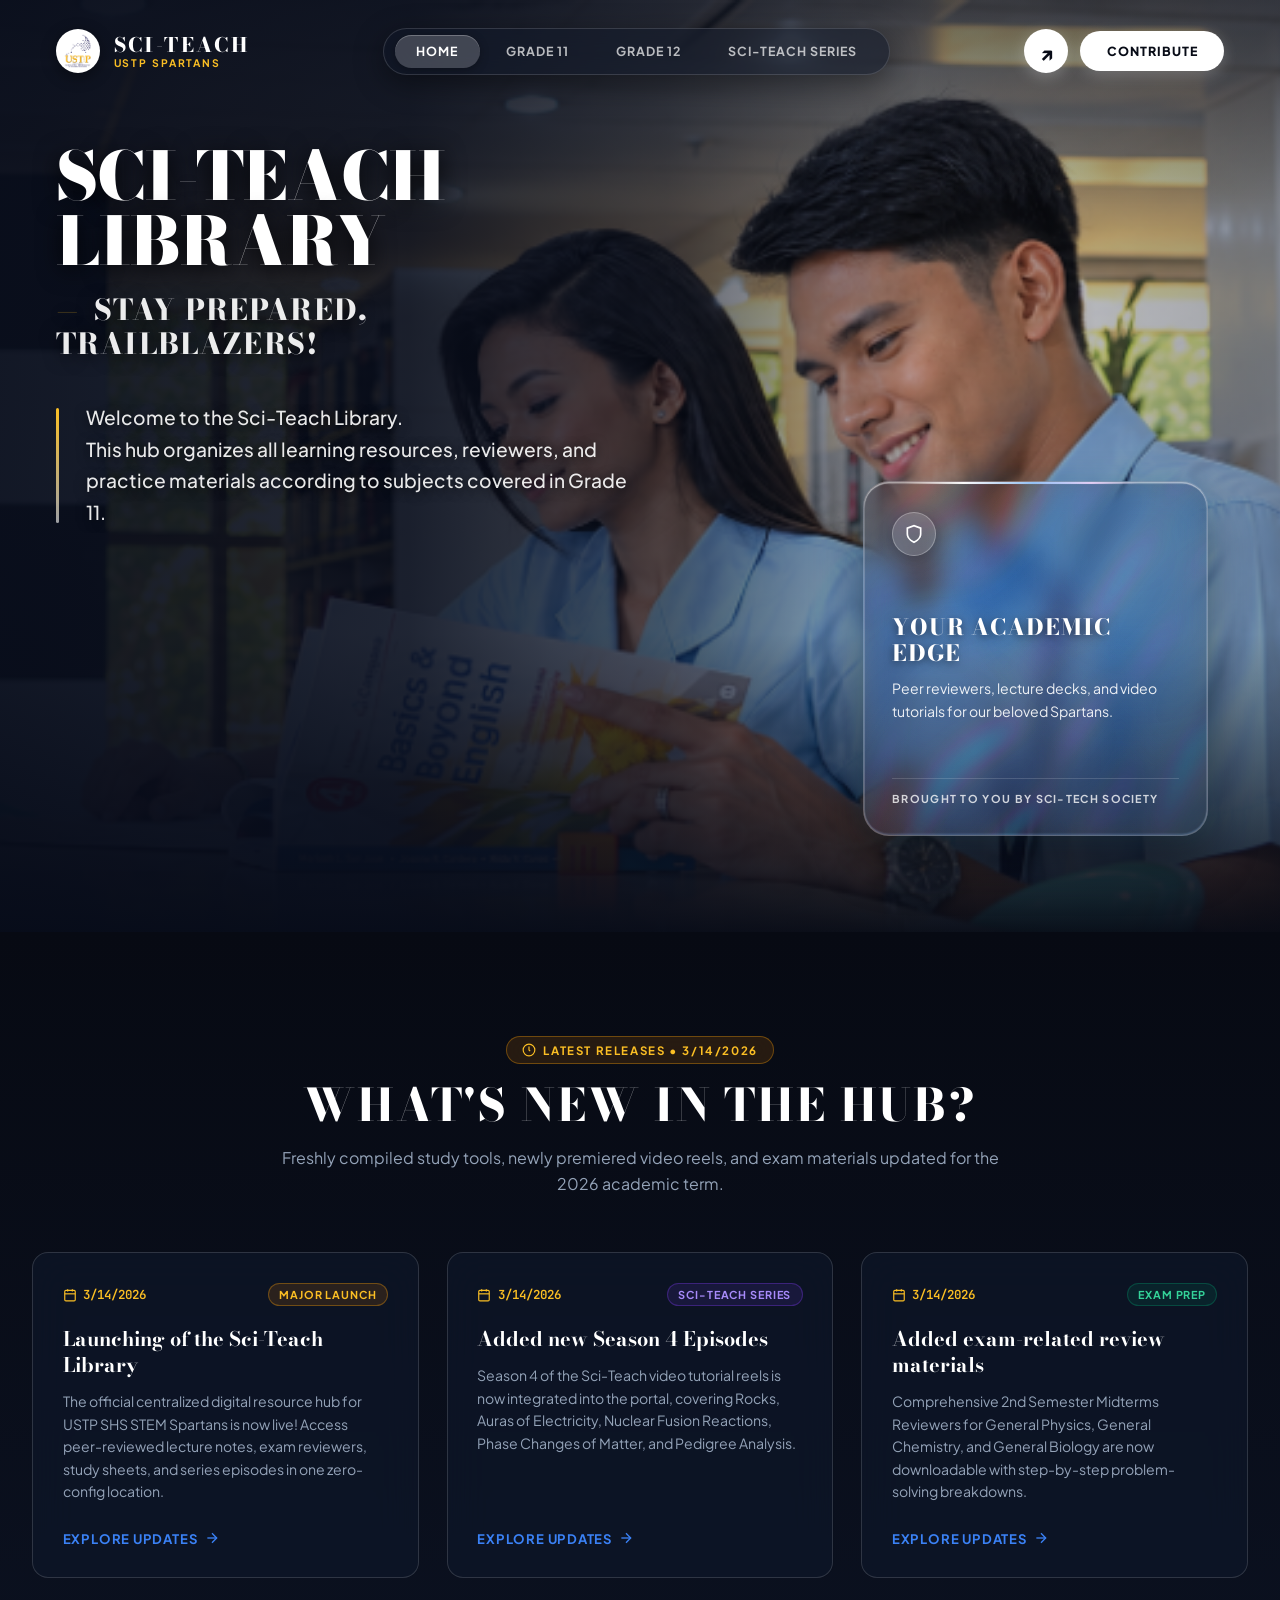
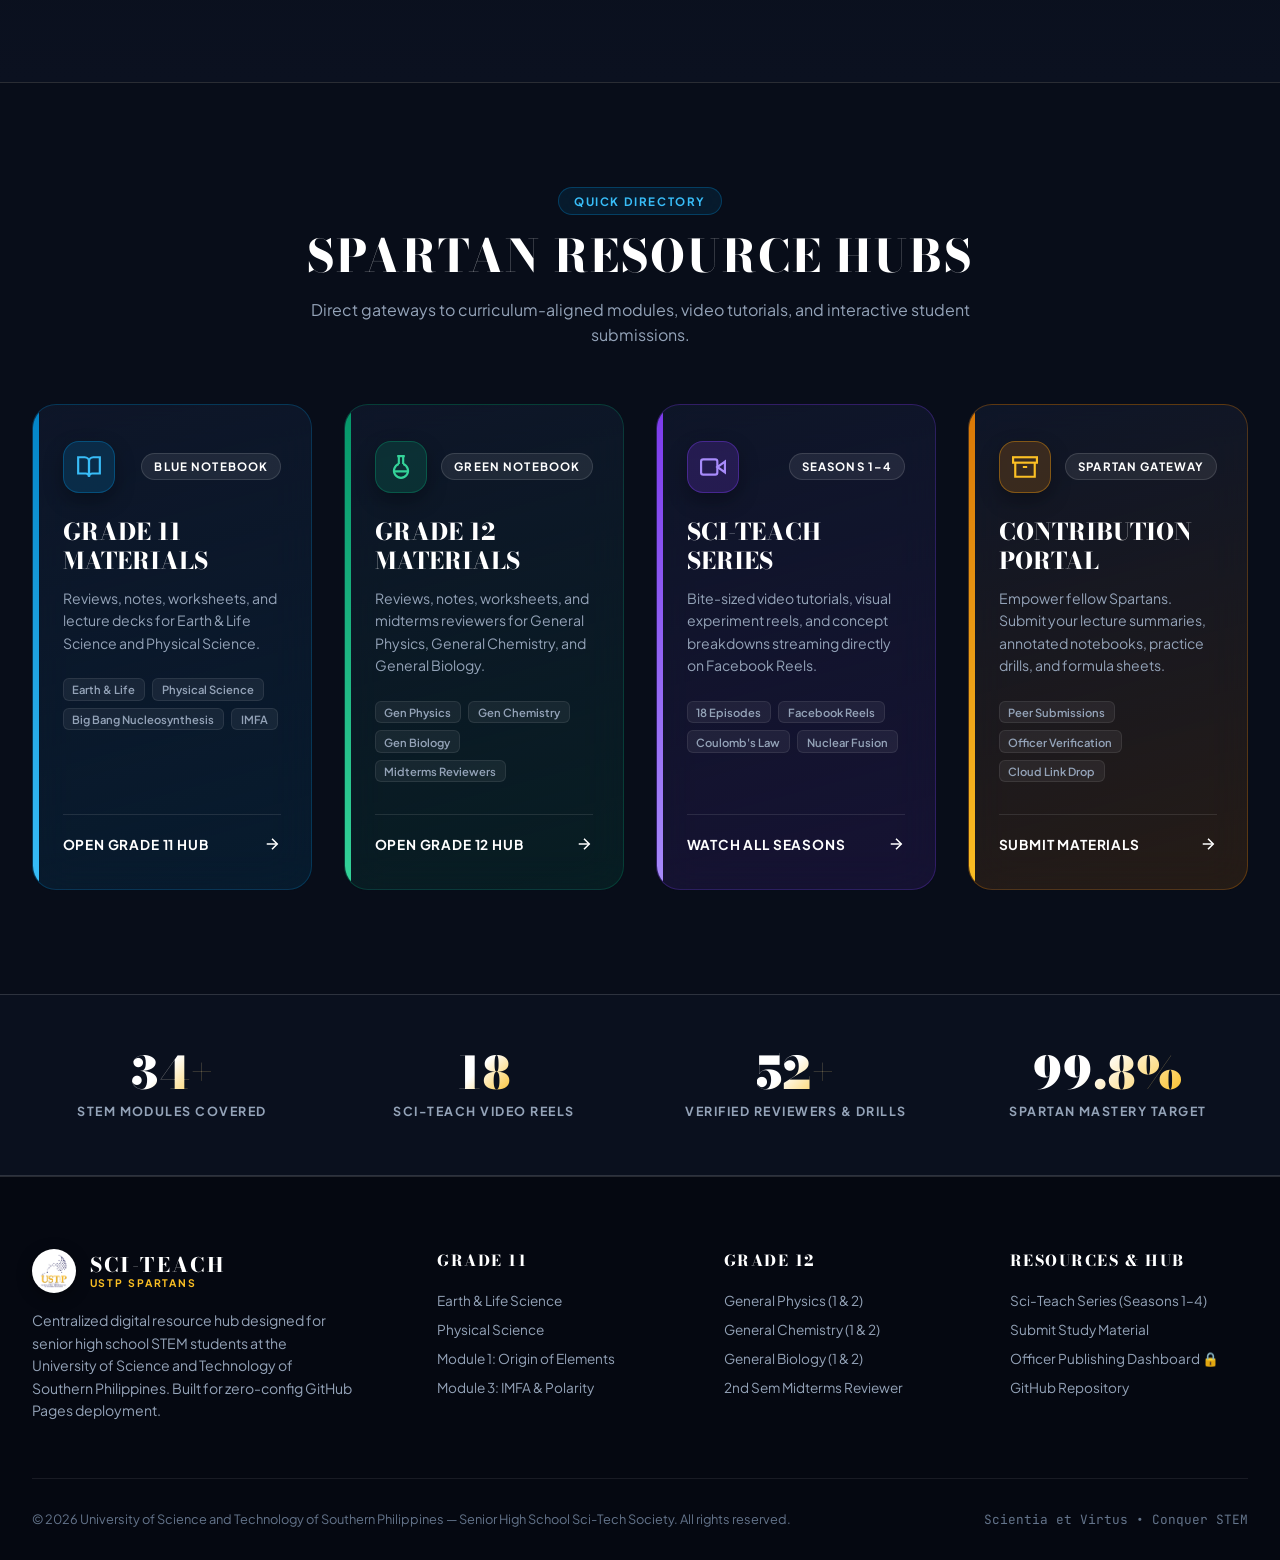
<file: index.html>
<!DOCTYPE html>
<html lang="en">
<head>
  <meta charset="UTF-8">
  <meta name="viewport" content="width=device-width, initial-scale=1.0">
  <title>Sci-Teach Library | USTP SHS STEM Digital Resource Hub</title>
  <meta name="description" content="Centralized digital resource hub of the Sci-Teach program for senior high school STEM students (Spartans) at the University of Science and Technology of Southern Philippines.">
  <meta name="theme-color" content="#070b16">

  <!-- Open Graph -->
  <meta property="og:title" content="Sci-Teach Library — Stay Prepared, Trailblazers!">
  <meta property="og:description" content="Centralized digital resource hub for USTP SHS STEM Spartans. Organized, reliable, and comprehensive study support.">
  <meta property="og:type" content="website">

  <!-- Stylesheet -->
  <link rel="stylesheet" href="assets/css/style.css">
</head>
<body data-page="home">

  <!-- TOP FLOATING GLASSMORPHIC PILL NAVIGATION (EXACT LAYOUT REFERENCE) -->
  <header class="site-header" role="banner">
    <div class="nav-container">
      
      <!-- Brand Logo Left with Official USTP Emblem -->
      <a href="index.html" class="brand-logo" aria-label="Sci-Teach Library Home">
        <div class="brand-emblem">
          <img src="assets/images/ustp-logo-transparent.png" alt="USTP Logo" width="36" height="36">
        </div>
        <div class="brand-title-group">
          <span class="brand-title">Sci-Teach</span>
          <span class="brand-subtitle">USTP Spartans</span>
        </div>
      </a>

      <!-- Center Floating Pill Nav Bar -->
      <nav class="center-nav-pill" role="navigation" aria-label="Main Navigation">
        <a href="index.html" class="nav-link active">Home</a>
        <a href="grade-11.html" class="nav-link">Grade 11</a>
        <a href="grade-12.html" class="nav-link">Grade 12</a>
        <a href="series.html" class="nav-link">Sci-Teach Series</a>
      </nav>

      <!-- Nav Actions Right: Circle Arrow & Distinct Pill Button (Matches Reference) -->
      <div class="nav-actions">
        <a href="contribute.html" class="circle-arrow-btn" title="Submit Resources" aria-label="Submit Resources">
          ↗
        </a>
        <a href="contribute.html" class="nav-cta-pill">
          <span>Contribute</span>
        </a>
      </div>

      <!-- Mobile Hamburger Button -->
      <button class="mobile-toggle" aria-label="Toggle Navigation Menu" aria-expanded="false">
        <svg width="24" height="24" viewBox="0 0 24 24" fill="none" stroke="currentColor" stroke-width="2">
          <line x1="3" y1="12" x2="21" y2="12"></line>
          <line x1="3" y1="6" x2="21" y2="6"></line>
          <line x1="3" y1="18" x2="21" y2="18"></line>
        </svg>
      </button>

    </div>
  </header>

  <!-- MOBILE SLIDE-OVER DRAWER -->
  <div class="mobile-drawer" role="dialog" aria-modal="true">
    <nav class="mobile-drawer-links">
      <a href="index.html" class="mobile-drawer-link active">
        <span>Home Hub</span>
        <span>→</span>
      </a>
      <a href="grade-11.html" class="mobile-drawer-link">
        <span>Grade 11 Resources</span>
        <span>→</span>
      </a>
      <a href="grade-12.html" class="mobile-drawer-link">
        <span>Grade 12 Resources</span>
        <span>→</span>
      </a>
      <a href="series.html" class="mobile-drawer-link">
        <span>Sci-Teach Series</span>
        <span>→</span>
      </a>
      <a href="contribute.html" class="mobile-drawer-link">
        <span>Contribute Portal</span>
        <span>↗</span>
      </a>
    </nav>
    <div style="margin-top: auto; padding-top: 1.5rem; border-top: 1px solid rgba(255,255,255,0.1); font-size: 0.8rem; color: var(--text-subtle);">
      University of Science and Technology of Southern Philippines<br>
      Senior High School STEM Program ("Spartans")
    </div>
  </div>

  <main>
    <!-- HERO / COVER BANNER (EXACT SPARTAN CINEMATIC REFERENCE) -->
    <section class="hero-cinematic" aria-label="Hero Banner">
      
      <!-- Raw Spartan Warrior Artwork Background -->
      <div class="hero-backdrop" role="img" aria-label="Spartan Warrior in Celestial Atmosphere"></div>
      <div class="hero-overlay"></div>

      <div class="hero-layout-grid">
        
        <!-- Hero Left: Dominant Main Title + Slogan + Supporting Paragraph -->
        <div class="hero-left-content">
          
          <div class="hero-title-group">
            <h1 class="hero-main-title">
              SCI-TEACH<br>LIBRARY
            </h1>
            <div class="hero-slogan">
              <span class="hero-dash">&mdash;</span> STAY PREPARED,<br>TRAILBLAZERS!
            </div>
          </div>

          <!-- Left vertical line accent with supporting text -->
          <div class="hero-subtext-block">
            <p class="hero-subtext">
              Welcome to the Sci-Teach Library.<br>
              This hub organizes all learning resources, reviewers, and practice materials according to subjects covered in Grade 11.
            </p>
          </div>

        </div>

        <!-- Hero Right: Refined Single Iridescent Liquid-Glass Card (Exact Reference Match) -->
        <div class="hero-floating-cards">
          
          <!-- Card: Iridescent Holographic Liquid-Glass Card -->
          <div class="hero-card-holo">
            <div class="holo-card-top">
              <div class="holo-shield-badge">
                <svg width="20" height="20" viewBox="0 0 24 24" fill="none" stroke="currentColor" stroke-width="2">
                  <path d="M12 22s8-4 8-10V5l-8-3-8 3v7c0 6 8 10 8 10z"></path>
                </svg>
              </div>
            </div>

            <div class="holo-card-center">
              <h2 class="holo-title">YOUR ACADEMIC EDGE</h2>
              <p class="holo-desc">
                Peer reviewers, lecture decks, and video tutorials for our beloved Spartans.
              </p>
            </div>

            <div class="holo-card-footer">
              <span class="holo-footer-text">BROUGHT TO YOU BY SCI-TECH SOCIETY</span>
            </div>
          </div>

        </div>

      </div>
    </section>

    <!-- WHAT'S NEW SECTION -->
    <section class="whats-new-section" aria-labelledby="whatsNewTitle">
      <div class="container">
        <div class="section-header">
          <span class="section-pill-badge badge-gold">
            <svg width="14" height="14" viewBox="0 0 24 24" fill="none" stroke="currentColor" stroke-width="2"><circle cx="12" cy="12" r="10"></circle><polyline points="12 6 12 12 14 14"></polyline></svg>
            Latest Releases • 3/14/2026
          </span>
          <h2 id="whatsNewTitle" class="section-title">What's New in the Hub?</h2>
          <p class="section-subtitle">
            Freshly compiled study tools, newly premiered video reels, and exam materials updated for the 2026 academic term.
          </p>
        </div>

        <div id="whatsNewContainer" class="whats-new-grid">
          <!-- Dynamically populated from data.js -->
        </div>
      </div>
    </section>

    <!-- HUB SHORTCUT CARDS (NOTEBOOK & SERIES THEMES) -->
    <section class="hub-shortcuts-section" aria-labelledby="shortcutsTitle">
      <div class="container">
        <div class="section-header">
          <span class="section-pill-badge badge-blue">Quick Directory</span>
          <h2 id="shortcutsTitle" class="section-title">Spartan Resource Hubs</h2>
          <p class="section-subtitle">
            Direct gateways to curriculum-aligned modules, video tutorials, and interactive student submissions.
          </p>
        </div>

        <div class="shortcuts-grid">
          
          <!-- Grade 11 Shortcut Card (Blue Notebook Theme) -->
          <a href="grade-11.html" class="shortcut-card card-theme-g11">
            <div>
              <div class="shortcut-top">
                <div class="shortcut-icon-box">
                  <svg width="26" height="26" viewBox="0 0 24 24" fill="none" stroke="currentColor" stroke-width="2"><path d="M2 3h6a4 4 0 0 1 4 4v14a3 3 0 0 0-3-3H2z"></path><path d="M22 3h-6a4 4 0 0 0-4 4v14a3 3 0 0 1 3-3h7z"></path></svg>
                </div>
                <span class="notebook-ribbon">Blue Notebook</span>
              </div>
              <h3 class="shortcut-card-title">Grade 11 Materials</h3>
              <p class="shortcut-card-desc">
                Reviews, notes, worksheets, and lecture decks for Earth & Life Science and Physical Science.
              </p>
              <div class="shortcut-tags-list">
                <span class="shortcut-tag">Earth & Life</span>
                <span class="shortcut-tag">Physical Science</span>
                <span class="shortcut-tag">Big Bang Nucleosynthesis</span>
                <span class="shortcut-tag">IMFA</span>
              </div>
            </div>
            <div class="shortcut-action-bar">
              <span>Open Grade 11 Hub</span>
              <svg width="18" height="18" viewBox="0 0 24 24" fill="none" stroke="currentColor" stroke-width="2"><line x1="5" y1="12" x2="19" y2="12"></line><polyline points="12 5 19 12 12 19"></polyline></svg>
            </div>
          </a>

          <!-- Grade 12 Shortcut Card (Green Notebook Theme) -->
          <a href="grade-12.html" class="shortcut-card card-theme-g12">
            <div>
              <div class="shortcut-top">
                <div class="shortcut-icon-box">
                  <svg width="26" height="26" viewBox="0 0 24 24" fill="none" stroke="currentColor" stroke-width="2"><path d="M10 2v7.31"></path><path d="M14 9.3V1.99"></path><path d="M8.5 2h7"></path><path d="M14 9.3a6.5 6.5 0 1 1-4 0"></path><path d="M5.52 16h12.96"></path></svg>
                </div>
                <span class="notebook-ribbon">Green Notebook</span>
              </div>
              <h3 class="shortcut-card-title">Grade 12 Materials</h3>
              <p class="shortcut-card-desc">
                Reviews, notes, worksheets, and midterms reviewers for General Physics, General Chemistry, and General Biology.
              </p>
              <div class="shortcut-tags-list">
                <span class="shortcut-tag">Gen Physics</span>
                <span class="shortcut-tag">Gen Chemistry</span>
                <span class="shortcut-tag">Gen Biology</span>
                <span class="shortcut-tag">Midterms Reviewers</span>
              </div>
            </div>
            <div class="shortcut-action-bar">
              <span>Open Grade 12 Hub</span>
              <svg width="18" height="18" viewBox="0 0 24 24" fill="none" stroke="currentColor" stroke-width="2"><line x1="5" y1="12" x2="19" y2="12"></line><polyline points="12 5 19 12 12 19"></polyline></svg>
            </div>
          </a>

          <!-- Sci-Teach Series Shortcut Card (Violet Theme) -->
          <a href="series.html" class="shortcut-card card-theme-series">
            <div>
              <div class="shortcut-top">
                <div class="shortcut-icon-box">
                  <svg width="26" height="26" viewBox="0 0 24 24" fill="none" stroke="currentColor" stroke-width="2"><polygon points="23 7 16 12 23 17 23 7"></polygon><rect x="1" y="5" width="15" height="14" rx="2" ry="2"></rect></svg>
                </div>
                <span class="notebook-ribbon">Seasons 1–4</span>
              </div>
              <h3 class="shortcut-card-title">Sci-Teach Series</h3>
              <p class="shortcut-card-desc">
                Bite-sized video tutorials, visual experiment reels, and concept breakdowns streaming directly on Facebook Reels.
              </p>
              <div class="shortcut-tags-list">
                <span class="shortcut-tag">18 Episodes</span>
                <span class="shortcut-tag">Facebook Reels</span>
                <span class="shortcut-tag">Coulomb's Law</span>
                <span class="shortcut-tag">Nuclear Fusion</span>
              </div>
            </div>
            <div class="shortcut-action-bar">
              <span>Watch All Seasons</span>
              <svg width="18" height="18" viewBox="0 0 24 24" fill="none" stroke="currentColor" stroke-width="2"><line x1="5" y1="12" x2="19" y2="12"></line><polyline points="12 5 19 12 12 19"></polyline></svg>
            </div>
          </a>

          <!-- Contribution Portal (Gold Box Theme) -->
          <a href="contribute.html" class="shortcut-card card-theme-contribute">
            <div>
              <div class="shortcut-top">
                <div class="shortcut-icon-box">
                  <svg width="26" height="26" viewBox="0 0 24 24" fill="none" stroke="currentColor" stroke-width="2"><polyline points="21 8 21 21 3 21 3 8"></polyline><rect x="1" y="3" width="22" height="5"></rect><line x1="10" y1="12" x2="14" y2="12"></line></svg>
                </div>
                <span class="notebook-ribbon">Spartan Gateway</span>
              </div>
              <h3 class="shortcut-card-title">Contribution Portal</h3>
              <p class="shortcut-card-desc">
                Empower fellow Spartans. Submit your lecture summaries, annotated notebooks, practice drills, and formula sheets.
              </p>
              <div class="shortcut-tags-list">
                <span class="shortcut-tag">Peer Submissions</span>
                <span class="shortcut-tag">Officer Verification</span>
                <span class="shortcut-tag">Cloud Link Drop</span>
              </div>
            </div>
            <div class="shortcut-action-bar">
              <span>Submit Materials</span>
              <svg width="18" height="18" viewBox="0 0 24 24" fill="none" stroke="currentColor" stroke-width="2"><line x1="5" y1="12" x2="19" y2="12"></line><polyline points="12 5 19 12 12 19"></polyline></svg>
            </div>
          </a>

        </div>
      </div>
    </section>

    <!-- SPARTAN EXCELLENCE STATS STRIP -->
    <section class="stats-strip" aria-label="Library Statistics">
      <div class="container">
        <div class="stats-grid">
          <div class="stat-item">
            <span class="stat-number" data-value="34+">34+</span>
            <span class="stat-label">STEM Modules Covered</span>
          </div>
          <div class="stat-item">
            <span class="stat-number" data-value="18">18</span>
            <span class="stat-label">Sci-Teach Video Reels</span>
          </div>
          <div class="stat-item">
            <span class="stat-number" data-value="52+">52+</span>
            <span class="stat-label">Verified Reviewers & Drills</span>
          </div>
          <div class="stat-item">
            <span class="stat-number" data-value="99.8%">99.8%</span>
            <span class="stat-label">Spartan Mastery Target</span>
          </div>
        </div>
      </div>
    </section>
  </main>

  <!-- FOOTER -->
  <footer class="site-footer" role="contentinfo">
    <div class="container">
      <div class="footer-grid">
        
        <div class="footer-brand">
          <div class="brand-logo">
            <div class="brand-emblem">
              <img src="assets/images/ustp-logo-transparent.png" alt="USTP Logo" width="36" height="36">
            </div>
            <div class="brand-title-group">
              <span class="brand-title">Sci-Teach</span>
              <span class="brand-subtitle">USTP Spartans</span>
            </div>
          </div>
          <p>
            Centralized digital resource hub designed for senior high school STEM students at the University of Science and Technology of Southern Philippines. Built for zero-config GitHub Pages deployment.
          </p>
        </div>

        <div>
          <h4 class="footer-col-title">Grade 11</h4>
          <div class="footer-links">
            <a href="grade-11.html">Earth & Life Science</a>
            <a href="grade-11.html">Physical Science</a>
            <a href="grade-11.html">Module 1: Origin of Elements</a>
            <a href="grade-11.html">Module 3: IMFA & Polarity</a>
          </div>
        </div>

        <div>
          <h4 class="footer-col-title">Grade 12</h4>
          <div class="footer-links">
            <a href="grade-12.html">General Physics (1 & 2)</a>
            <a href="grade-12.html">General Chemistry (1 & 2)</a>
            <a href="grade-12.html">General Biology (1 & 2)</a>
            <a href="grade-12.html">2nd Sem Midterms Reviewer</a>
          </div>
        </div>

        <div>
          <h4 class="footer-col-title">Resources & Hub</h4>
          <div class="footer-links">
            <a href="series.html">Sci-Teach Series (Seasons 1–4)</a>
            <a href="contribute.html">Submit Study Material</a>
            <a href="admin.html">Officer Publishing Dashboard 🔒</a>
            <a href="https://github.com" target="_blank" rel="noopener noreferrer">GitHub Repository</a>
          </div>
        </div>

      </div>

      <div class="footer-bottom">
        <div>
          © 2026 University of Science and Technology of Southern Philippines — Senior High School Sci-Tech Society. All rights reserved.
        </div>
        <div style="font-family: var(--font-mono);">
          Scientia et Virtus • Conquer STEM
        </div>
      </div>
    </div>
  </footer>

  <!-- Scripts -->
  <script src="assets/js/data.js"></script>
  <script src="assets/js/app.js"></script>
</body>
</html>
</file>
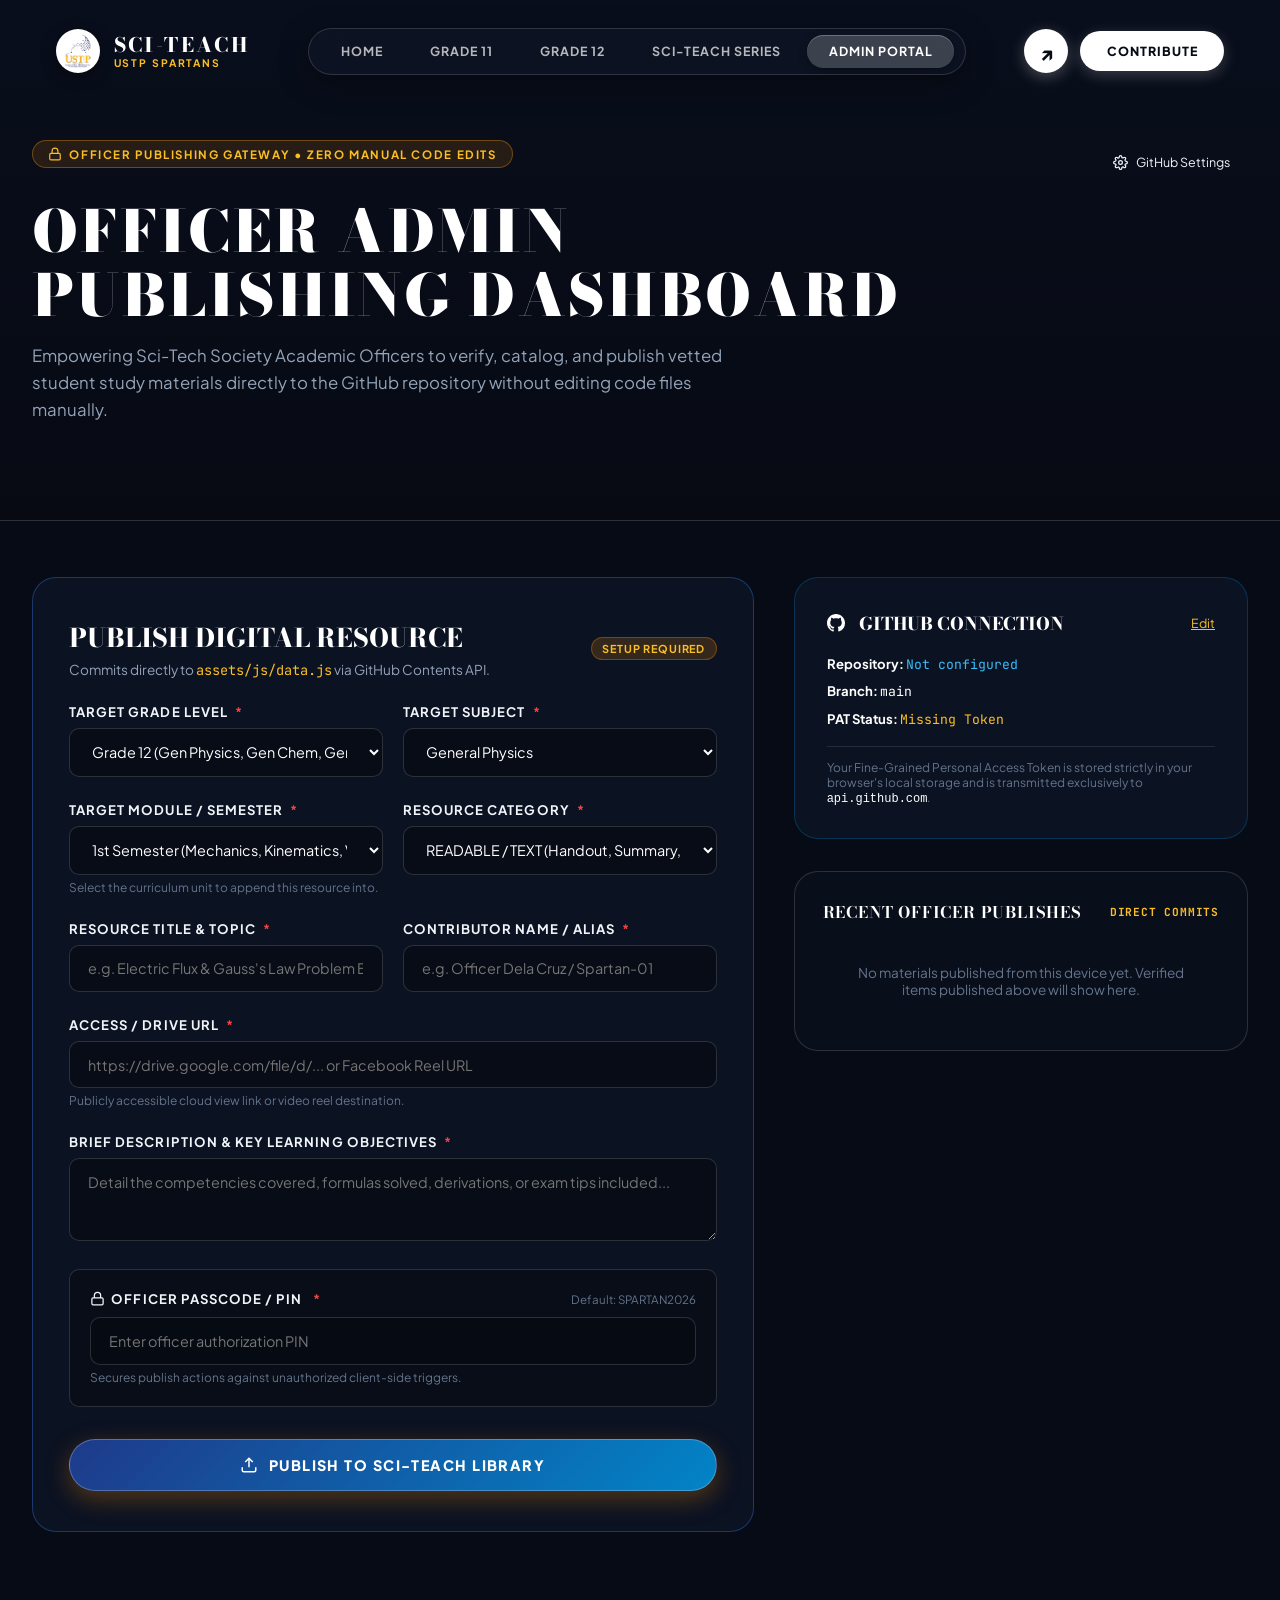
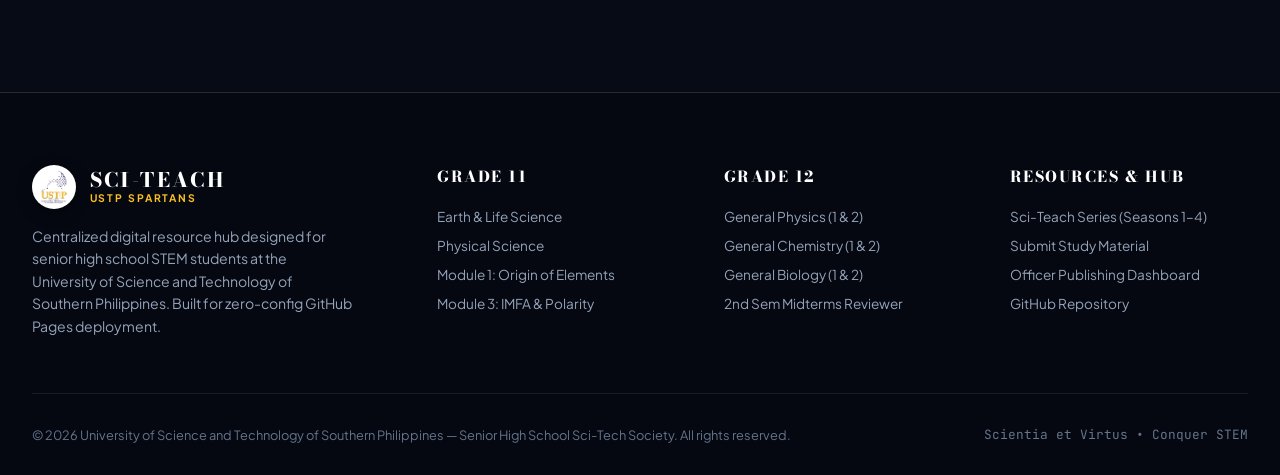
<file: admin.html>
<!DOCTYPE html>
<html lang="en">
<head>
  <meta charset="UTF-8">
  <meta name="viewport" content="width=device-width, initial-scale=1.0">
  <title>Officer Publishing Dashboard | Sci-Teach Library</title>
  <meta name="description" content="Officer Admin Publishing Dashboard for USTP Senior High School STEM Academic Officers. Directly publish approved learning resources via GitHub REST API.">
  <meta name="theme-color" content="#070b16">

  <!-- Open Graph -->
  <meta property="og:title" content="Officer Admin Dashboard | Sci-Teach Library">
  <meta property="og:description" content="Direct-to-Repository GitHub Publishing for USTP SHS STEM Academic Officers.">
  <meta property="og:type" content="website">

  <!-- Stylesheet -->
  <link rel="stylesheet" href="assets/css/style.css">
</head>
<body data-page="admin">

  <!-- TOP FLOATING GLASSMORPHIC PILL NAVIGATION -->
  <header class="site-header" role="banner">
    <div class="nav-container">
      
      <!-- Brand Logo Left with Official USTP Emblem -->
      <a href="index.html" class="brand-logo" aria-label="Sci-Teach Library Home">
        <div class="brand-emblem">
          <img src="assets/images/ustp-logo-transparent.png" alt="USTP Logo" width="36" height="36">
        </div>
        <div class="brand-title-group">
          <span class="brand-title">Sci-Teach</span>
          <span class="brand-subtitle">USTP Spartans</span>
        </div>
      </a>

      <!-- Center Floating Pill Nav Bar -->
      <nav class="center-nav-pill" role="navigation" aria-label="Main Navigation">
        <a href="index.html" class="nav-link">Home</a>
        <a href="grade-11.html" class="nav-link">Grade 11</a>
        <a href="grade-12.html" class="nav-link">Grade 12</a>
        <a href="series.html" class="nav-link">Sci-Teach Series</a>
        <a href="admin.html" class="nav-link active">Admin Portal</a>
      </nav>

      <!-- Nav Actions Right -->
      <div class="nav-actions">
        <a href="contribute.html" class="circle-arrow-btn" title="Submit Resources" aria-label="Submit Resources">
          ↗
        </a>
        <a href="contribute.html" class="nav-cta-pill">
          <span>Contribute</span>
        </a>
      </div>

      <!-- Mobile Hamburger Button -->
      <button class="mobile-toggle" aria-label="Toggle Navigation Menu" aria-expanded="false">
        <svg width="24" height="24" viewBox="0 0 24 24" fill="none" stroke="currentColor" stroke-width="2">
          <line x1="3" y1="12" x2="21" y2="12"></line>
          <line x1="3" y1="6" x2="21" y2="6"></line>
          <line x1="3" y1="18" x2="21" y2="18"></line>
        </svg>
      </button>

    </div>
  </header>

  <!-- MOBILE SLIDE-OVER DRAWER -->
  <div class="mobile-drawer" role="dialog" aria-modal="true">
    <nav class="mobile-drawer-links">
      <a href="index.html" class="mobile-drawer-link">
        <span>Home Hub</span>
        <span>→</span>
      </a>
      <a href="grade-11.html" class="mobile-drawer-link">
        <span>Grade 11 Resources</span>
        <span>→</span>
      </a>
      <a href="grade-12.html" class="mobile-drawer-link">
        <span>Grade 12 Resources</span>
        <span>→</span>
      </a>
      <a href="series.html" class="mobile-drawer-link">
        <span>Sci-Teach Series</span>
        <span>→</span>
      </a>
      <a href="contribute.html" class="mobile-drawer-link">
        <span>Contribute Portal</span>
        <span>↗</span>
      </a>
      <a href="admin.html" class="mobile-drawer-link active">
        <span>Officer Publishing Dashboard</span>
        <span>🔒</span>
      </a>
    </nav>
    <div style="margin-top: auto; padding-top: 1.5rem; border-top: 1px solid rgba(255,255,255,0.1); font-size: 0.8rem; color: var(--text-subtle);">
      University of Science and Technology of Southern Philippines<br>
      Sci-Tech Society • Officer Administration
    </div>
  </div>

  <main>
    <!-- PAGE HERO HEADER -->
    <section class="page-hero" aria-labelledby="adminPageTitle">
      <div class="page-hero-inner">
        <div style="display: flex; align-items: center; justify-content: space-between; flex-wrap: wrap; gap: 1rem; margin-bottom: 1rem;">
          <span class="section-pill-badge badge-gold">
            <svg width="14" height="14" viewBox="0 0 24 24" fill="none" stroke="currentColor" stroke-width="2">
              <rect x="3" y="11" width="18" height="11" rx="2" ry="2"></rect>
              <path d="M7 11V7a5 5 0 0 1 10 0v4"></path>
            </svg>
            Officer Publishing Gateway • Zero Manual Code Edits
          </span>
          
          <button id="btnOpenSettings" class="btn-hero-secondary" style="padding: 0.4rem 1.1rem; font-size: 0.78rem; display: inline-flex; align-items: center; gap: 0.5rem;">
            <svg width="15" height="15" viewBox="0 0 24 24" fill="none" stroke="currentColor" stroke-width="2">
              <circle cx="12" cy="12" r="3"></circle>
              <path d="M19.4 15a1.65 1.65 0 0 0 .33 1.82l.06.06a2 2 0 0 1 0 2.83 2 2 0 0 1-2.83 0l-.06-.06a1.65 1.65 0 0 0-1.82-.33 1.65 1.65 0 0 0-1 1.51V21a2 2 0 0 1-2 2 2 2 0 0 1-2-2v-.09A1.65 1.65 0 0 0 9 19.4a1.65 1.65 0 0 0-1.82.33l-.06.06a2 2 0 0 1-2.83 0 2 2 0 0 1 0-2.83l.06-.06a1.65 1.65 0 0 0 .33-1.82 1.65 1.65 0 0 0-1.51-1H3a2 2 0 0 1-2-2 2 2 0 0 1 2-2h.09A1.65 1.65 0 0 0 4.6 9a1.65 1.65 0 0 0-.33-1.82l-.06-.06a2 2 0 0 1 0-2.83 2 2 0 0 1 2.83 0l.06.06a1.65 1.65 0 0 0 1.82.33H9a1.65 1.65 0 0 0 1-1.51V3a2 2 0 0 1 2-2 2 2 0 0 1 2 2v.09a1.65 1.65 0 0 0 1 1.51 1.65 1.65 0 0 0 1.82-.33l.06-.06a2 2 0 0 1 2.83 0 2 2 0 0 1 0 2.83l-.06.06a1.65 1.65 0 0 0-.33 1.82V9a1.65 1.65 0 0 0 1.51 1H21a2 2 0 0 1 2 2 2 2 0 0 1-2 2h-.09a1.65 1.65 0 0 0-1.51 1z"></path>
            </svg>
            <span>GitHub Settings</span>
          </button>
        </div>

        <h1 id="adminPageTitle" class="page-title">
          OFFICER ADMIN<br>PUBLISHING DASHBOARD
        </h1>
        <p class="page-description">
          Empowering Sci-Tech Society Academic Officers to verify, catalog, and publish vetted student study materials directly to the GitHub repository without editing code files manually.
        </p>
      </div>
    </section>

    <!-- ADMIN WORKSPACE -->
    <section class="container" style="padding-top: 3.5rem; padding-bottom: 6rem;">
      <div class="contribute-grid">
        
        <!-- PUBLISHING FORM CARD -->
        <div class="contribute-form-card" style="border-color: rgba(59, 130, 246, 0.35);">
          <div style="display: flex; align-items: center; justify-content: space-between; margin-bottom: 1.5rem;">
            <div>
              <h2 style="font-family: var(--font-serif); font-size: 1.6rem; font-weight: 800; color: #fff; text-transform: uppercase;">
                Publish Digital Resource
              </h2>
              <p style="font-size: 0.85rem; color: var(--text-muted); margin-top: 0.25rem;">
                Commits directly to <code style="color: var(--theme-gold-light); font-family: var(--font-mono);">assets/js/data.js</code> via GitHub Contents API.
              </p>
            </div>
            <div id="githubStatusBadge" class="ann-badge" style="background: rgba(2, 132, 199, 0.15); border: 1px solid rgba(2, 132, 199, 0.35); color: var(--theme-g11-light);">
              Checking API...
            </div>
          </div>

          <form id="adminPublishForm">
            
            <!-- ROW 1: GRADE LEVEL & SUBJECT -->
            <div class="form-row">
              <div class="form-group">
                <label for="adminGradeLevel" class="form-label">
                  Target Grade Level <span class="required">*</span>
                </label>
                <select id="adminGradeLevel" class="form-select" required>
                  <option value="11">Grade 11 (Earth & Life, Physical Science)</option>
                  <option value="12" selected>Grade 12 (Gen Physics, Gen Chem, Gen Bio)</option>
                </select>
              </div>

              <div class="form-group">
                <label for="adminTargetSubject" class="form-label">
                  Target Subject <span class="required">*</span>
                </label>
                <select id="adminTargetSubject" class="form-select" required>
                  <!-- Dynamically populated based on Grade Level -->
                </select>
              </div>
            </div>

            <!-- ROW 2: MODULE / SEMESTER & CATEGORY -->
            <div class="form-row">
              <div class="form-group">
                <label for="adminTargetSection" class="form-label">
                  Target Module / Semester <span class="required">*</span>
                </label>
                <select id="adminTargetSection" class="form-select" required>
                  <!-- Dynamically populated based on Subject -->
                </select>
                <span class="form-hint">Select the curriculum unit to append this resource into.</span>
              </div>

              <div class="form-group">
                <label for="adminCategory" class="form-label">
                  Resource Category <span class="required">*</span>
                </label>
                <select id="adminCategory" class="form-select" required>
                  <option value="Readable/Text">READABLE / TEXT (Handout, Summary, PDF)</option>
                  <option value="Watchable/Video">WATCHABLE / VIDEO (Facebook Reel / Walkthrough)</option>
                  <option value="Personal Notes/Docs">PERSONAL NOTES / DOCS (Cheat Sheet, Formula Sheet)</option>
                  <option value="Practice Exercises">PRACTICE EXERCISES (Formative Reviewer, Drill Set)</option>
                </select>
              </div>
            </div>

            <!-- ROW 3: TITLE & CONTRIBUTOR ALIAS -->
            <div class="form-row">
              <div class="form-group">
                <label for="adminTitle" class="form-label">
                  Resource Title & Topic <span class="required">*</span>
                </label>
                <input 
                  type="text" 
                  id="adminTitle" 
                  class="form-input" 
                  placeholder="e.g. Electric Flux & Gauss's Law Problem Breakdown" 
                  required
                >
              </div>

              <div class="form-group">
                <label for="adminContributor" class="form-label">
                  Contributor Name / Alias <span class="required">*</span>
                </label>
                <input 
                  type="text" 
                  id="adminContributor" 
                  class="form-input" 
                  placeholder="e.g. Officer Dela Cruz / Spartan-01" 
                  required
                >
              </div>
            </div>

            <!-- ROW 4: ACCESS / DRIVE LINK -->
            <div class="form-group">
              <label for="adminUrl" class="form-label">
                Access / Drive URL <span class="required">*</span>
              </label>
              <input 
                type="url" 
                id="adminUrl" 
                class="form-input" 
                placeholder="https://drive.google.com/file/d/... or Facebook Reel URL" 
                required
              >
              <span class="form-hint">Publicly accessible cloud view link or video reel destination.</span>
            </div>

            <!-- ROW 5: DESCRIPTION -->
            <div class="form-group">
              <label for="adminDescription" class="form-label">
                Brief Description & Key Learning Objectives <span class="required">*</span>
              </label>
              <textarea 
                id="adminDescription" 
                class="form-textarea" 
                rows="3" 
                placeholder="Detail the competencies covered, formulas solved, derivations, or exam tips included..." 
                required
              ></textarea>
            </div>

            <!-- ROW 6: PIN / PASSCODE PROTECTION -->
            <div class="form-group" style="padding: 1.25rem; background: rgba(7, 10, 18, 0.6); border: 1px solid var(--glass-border); border-radius: var(--radius-sm); margin-bottom: 2rem;">
              <div style="display: flex; align-items: center; justify-content: space-between; margin-bottom: 0.5rem;">
                <label for="adminPasscode" class="form-label" style="margin-bottom: 0;">
                  <span style="display: inline-flex; align-items: center; gap: 0.4rem;">
                    <svg width="15" height="15" viewBox="0 0 24 24" fill="none" stroke="currentColor" stroke-width="2"><rect x="3" y="11" width="18" height="11" rx="2" ry="2"></rect><path d="M7 11V7a5 5 0 0 1 10 0v4"></path></svg>
                    Officer Passcode / PIN <span class="required">*</span>
                  </span>
                </label>
                <span style="font-size: 0.72rem; color: var(--text-subtle);">Default: SPARTAN2026</span>
              </div>
              <input 
                type="password" 
                id="adminPasscode" 
                class="form-input" 
                placeholder="Enter officer authorization PIN" 
                autocomplete="current-password"
                required
              >
              <span class="form-hint">Secures publish actions against unauthorized client-side triggers.</span>
            </div>

            <!-- SUBMIT BUTTON -->
            <button type="submit" id="btnPublish" class="btn-submit-portal" style="background: linear-gradient(135deg, #1e3a8a 0%, #0284c7 100%);">
              <svg width="18" height="18" viewBox="0 0 24 24" fill="none" stroke="currentColor" stroke-width="2">
                <path d="M21 15v4a2 2 0 0 1-2 2H5a2 2 0 0 1-2-2v-4"></path>
                <polyline points="17 8 12 3 7 8"></polyline>
                <line x1="12" y1="3" x2="12" y2="15"></line>
              </svg>
              <span id="btnPublishText">Publish to Sci-Teach Library</span>
            </button>

          </form>
        </div>

        <!-- SIDEBAR: GITHUB SETTINGS & RECENT PUBLICATIONS -->
        <div>
          
          <!-- GITHUB REPOSITORY STATUS CARD -->
          <div class="guidelines-card" style="margin-bottom: 2rem; border-color: rgba(2, 132, 199, 0.3);">
            <div style="display: flex; align-items: center; justify-content: space-between; margin-bottom: 1rem;">
              <h3 style="font-size: 1.1rem; color: #fff; margin-bottom: 0;">
                <svg width="18" height="18" viewBox="0 0 24 24" fill="currentColor" style="display: inline-block; vertical-align: middle; margin-right: 0.4rem;">
                  <path d="M12 0C5.37 0 0 5.37 0 12c0 5.31 3.435 9.795 8.205 11.385.6.105.825-.255.825-.57 0-.285-.015-1.23-.015-2.235-3.015.555-3.795-.735-4.035-1.41-.135-.345-.72-1.41-1.23-1.695-.42-.225-1.02-.78-.015-.795.945-.015 1.62.87 1.845 1.23 1.08 1.815 2.805 1.305 3.495.99.105-.78.42-1.305.765-1.605-2.67-.3-5.46-1.335-5.46-5.925 0-1.305.465-2.385 1.23-3.225-.12-.3-.54-1.53.12-3.18 0 0 1.005-.315 3.3 1.23.96-.27 1.98-.405 3-.405s2.04.135 3 .405c2.295-1.56 3.3-1.23 3.3-1.23.66 1.65.24 2.88.12 3.18.765.84 1.23 1.905 1.23 3.225 0 4.605-2.805 5.625-5.475 5.925.435.375.81 1.095.81 2.22 0 1.605-.015 2.895-.015 3.3 0 .315.225.69.825.57A12.02 12.02 0 0 0 24 12c0-6.63-5.37-12-12-12z"/>
                </svg>
                GitHub Connection
              </h3>
              <button id="btnQuickConfig" style="color: var(--theme-gold-light); font-size: 0.78rem; text-decoration: underline; cursor: pointer;">
                Edit
              </button>
            </div>

            <div style="font-size: 0.82rem; color: var(--text-muted); line-height: 1.6;">
              <div style="margin-bottom: 0.35rem;">
                <strong style="color: #fff;">Repository:</strong> <span id="lblRepoDisplay" style="font-family: var(--font-mono); color: var(--theme-g11-light);">Not configured</span>
              </div>
              <div style="margin-bottom: 0.35rem;">
                <strong style="color: #fff;">Branch:</strong> <span id="lblBranchDisplay" style="font-family: var(--font-mono); color: #fff;">main</span>
              </div>
              <div>
                <strong style="color: #fff;">PAT Status:</strong> <span id="lblPatStatus" style="font-family: var(--font-mono); color: var(--theme-gold-light);">Missing Token</span>
              </div>
            </div>

            <div style="margin-top: 1rem; padding-top: 0.85rem; border-top: 1px solid rgba(255, 255, 255, 0.1); font-size: 0.75rem; color: var(--text-subtle);">
              Your Fine-Grained Personal Access Token is stored strictly in your browser's local storage and is transmitted exclusively to <code style="color: #fff;">api.github.com</code>.
            </div>
          </div>

          <!-- RECENT DIRECT PUBLICATIONS CARD -->
          <div class="recent-submissions-card">
            <h4 style="font-family: var(--font-serif); font-size: 1rem; color: #fff; text-transform: uppercase; letter-spacing: 0.05em; display: flex; align-items: center; justify-content: space-between;">
              <span>Recent Officer Publishes</span>
              <span style="font-size: 0.7rem; color: var(--theme-gold-light); font-family: var(--font-mono);">Direct Commits</span>
            </h4>
            
            <div id="officerPublishesList" class="recent-sub-list">
              <!-- Dynamically populated via assets/js/admin.js -->
            </div>
          </div>

        </div>

      </div>
    </section>
  </main>

  <!-- GITHUB SETTINGS MODAL -->
  <div id="settingsModal" class="modal-overlay" role="dialog" aria-modal="true">
    <div class="modal-container" style="max-width: 580px;">
      <button onclick="closeSettingsModal()" class="modal-close-btn" aria-label="Close modal">✕</button>
      
      <div style="margin-bottom: 1.5rem;">
        <span class="section-pill-badge badge-blue" style="margin-bottom: 0.5rem;">Configuration</span>
        <h2 style="font-family: var(--font-serif); font-size: 1.6rem; color: #fff;">GitHub API Settings</h2>
        <p style="color: var(--text-muted); font-size: 0.85rem; line-height: 1.5; margin-top: 0.25rem;">
          Configure your GitHub Fine-Grained Personal Access Token (PAT) and repository to enable automated publishing to <code style="color: var(--theme-gold-light);">assets/js/data.js</code>.
        </p>
      </div>

      <form id="githubSettingsForm">
        <div class="form-group" style="margin-bottom: 1.25rem;">
          <label for="cfgOwner" class="form-label">GitHub Username / Organization <span class="required">*</span></label>
          <input type="text" id="cfgOwner" class="form-input" placeholder="e.g. your-github-username" required>
        </div>

        <div class="form-group" style="margin-bottom: 1.25rem;">
          <label for="cfgRepo" class="form-label">Repository Name <span class="required">*</span></label>
          <input type="text" id="cfgRepo" class="form-input" placeholder="e.g. sci-teach-library" required>
        </div>

        <div class="form-group" style="margin-bottom: 1.25rem;">
          <label for="cfgBranch" class="form-label">Target Branch</label>
          <input type="text" id="cfgBranch" class="form-input" placeholder="main" value="main">
        </div>

        <div class="form-group" style="margin-bottom: 1.5rem;">
          <label for="cfgToken" class="form-label">GitHub Personal Access Token (PAT) <span class="required">*</span></label>
          <input type="password" id="cfgToken" class="form-input" placeholder="github_pat_... or ghp_..." required>
          <span class="form-hint">Token requires <strong>Contents: Read & Write</strong> repository permissions.</span>
        </div>

        <div style="display: flex; gap: 1rem; justify-content: flex-end;">
          <button type="button" onclick="closeSettingsModal()" class="btn-hero-secondary" style="padding: 0.6rem 1.25rem; font-size: 0.8rem;">Cancel</button>
          <button type="submit" class="btn-hero-primary" style="padding: 0.6rem 1.5rem; font-size: 0.8rem;">Save Settings</button>
        </div>
      </form>
    </div>
  </div>

  <!-- COMMIT SUCCESS MODAL -->
  <div id="commitSuccessModal" class="modal-overlay" role="dialog" aria-modal="true">
    <div class="modal-container">
      <button onclick="closeCommitModal()" class="modal-close-btn" aria-label="Close modal">✕</button>
      <div id="commitModalContent"></div>
    </div>
  </div>

  <!-- TOAST NOTIFICATION CONTAINER -->
  <div class="toast-container" id="toastContainer"></div>

  <!-- FOOTER -->
  <footer class="site-footer" role="contentinfo">
    <div class="container">
      <div class="footer-grid">
        
        <div class="footer-brand">
          <div class="brand-logo">
            <div class="brand-emblem">
              <img src="assets/images/ustp-logo-transparent.png" alt="USTP Logo" width="36" height="36">
            </div>
            <div class="brand-title-group">
              <span class="brand-title">Sci-Teach</span>
              <span class="brand-subtitle">USTP Spartans</span>
            </div>
          </div>
          <p>
            Centralized digital resource hub designed for senior high school STEM students at the University of Science and Technology of Southern Philippines. Built for zero-config GitHub Pages deployment.
          </p>
        </div>

        <div>
          <h4 class="footer-col-title">Grade 11</h4>
          <div class="footer-links">
            <a href="grade-11.html">Earth & Life Science</a>
            <a href="grade-11.html">Physical Science</a>
            <a href="grade-11.html">Module 1: Origin of Elements</a>
            <a href="grade-11.html">Module 3: IMFA & Polarity</a>
          </div>
        </div>

        <div>
          <h4 class="footer-col-title">Grade 12</h4>
          <div class="footer-links">
            <a href="grade-12.html">General Physics (1 & 2)</a>
            <a href="grade-12.html">General Chemistry (1 & 2)</a>
            <a href="grade-12.html">General Biology (1 & 2)</a>
            <a href="grade-12.html">2nd Sem Midterms Reviewer</a>
          </div>
        </div>

        <div>
          <h4 class="footer-col-title">Resources & Hub</h4>
          <div class="footer-links">
            <a href="series.html">Sci-Teach Series (Seasons 1–4)</a>
            <a href="contribute.html">Submit Study Material</a>
            <a href="admin.html">Officer Publishing Dashboard</a>
            <a href="https://github.com" target="_blank" rel="noopener noreferrer">GitHub Repository</a>
          </div>
        </div>

      </div>

      <div class="footer-bottom">
        <div>
          © 2026 University of Science and Technology of Southern Philippines — Senior High School Sci-Tech Society. All rights reserved.
        </div>
        <div style="font-family: var(--font-mono);">
          Scientia et Virtus • Conquer STEM
        </div>
      </div>
    </div>
  </footer>

  <!-- Scripts -->
  <script src="assets/js/data.js"></script>
  <script src="assets/js/app.js"></script>
  <script src="assets/js/admin.js"></script>
</body>
</html>
</file>
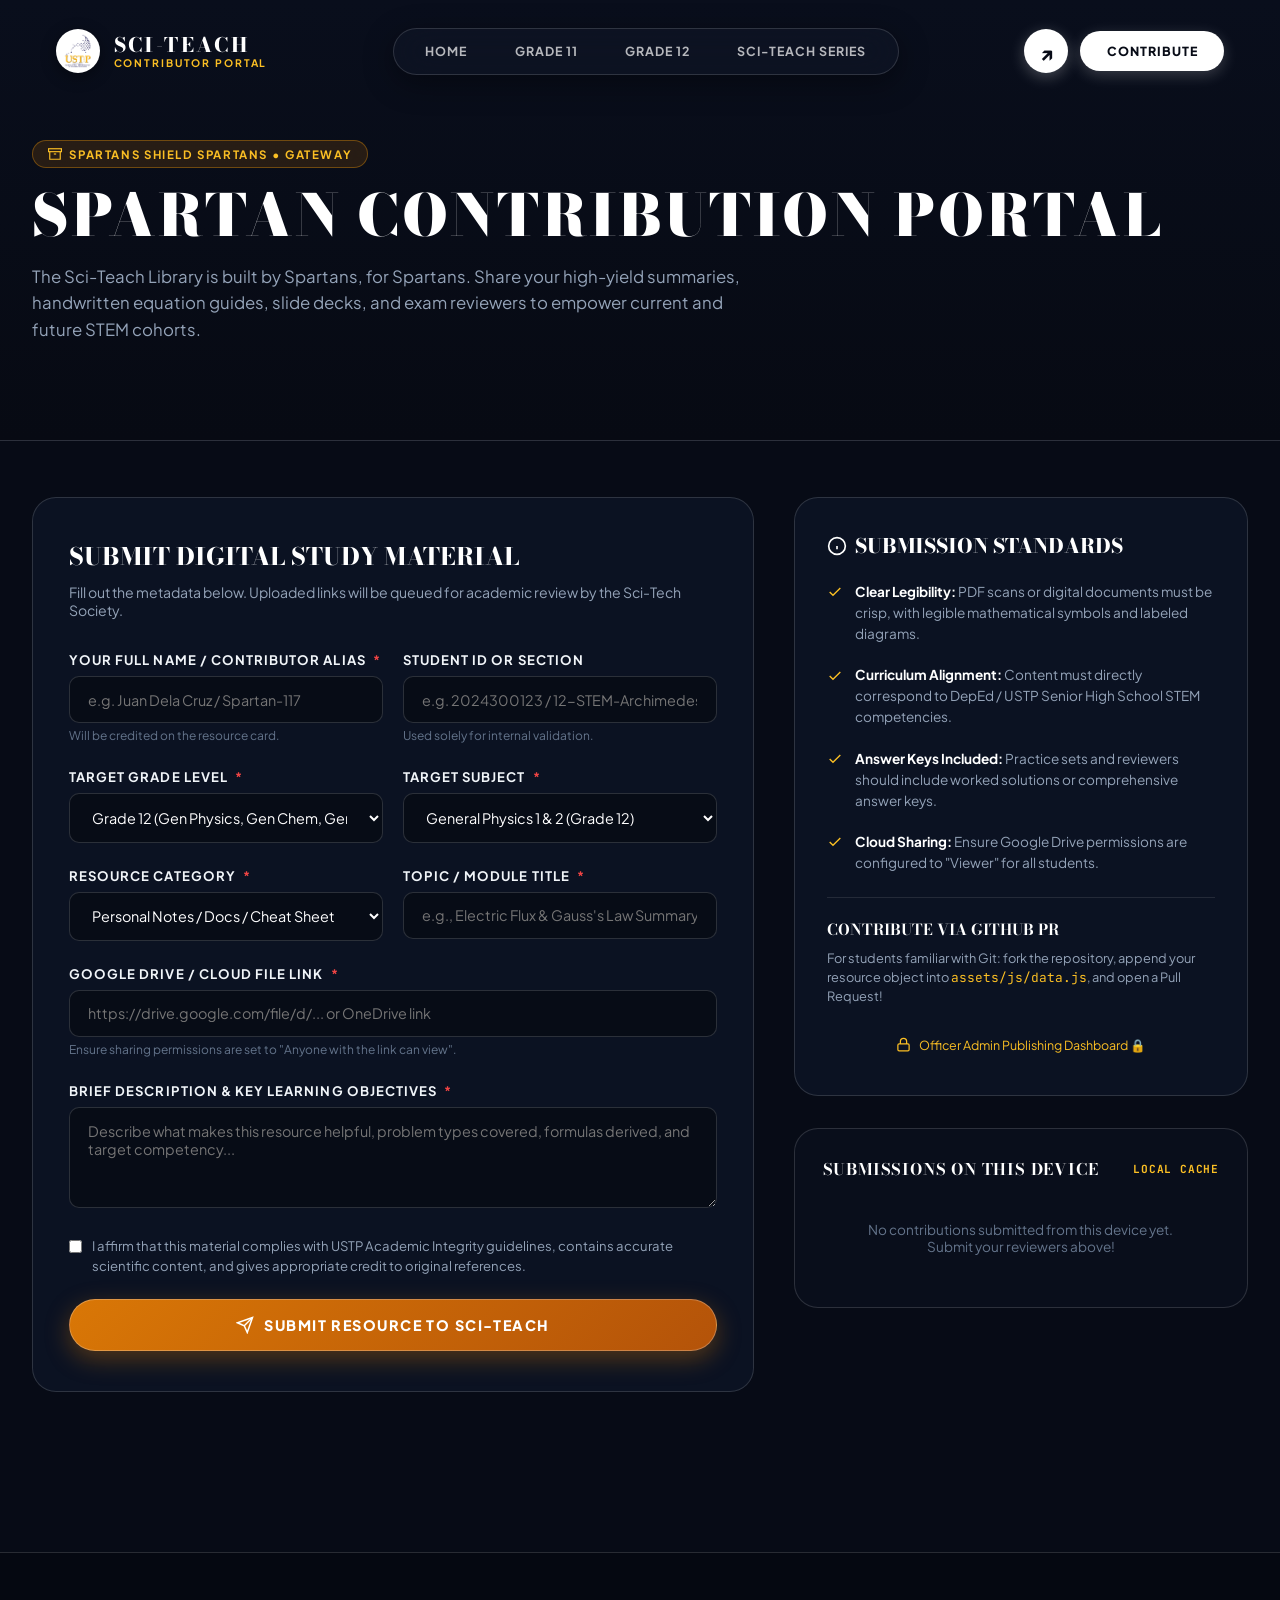
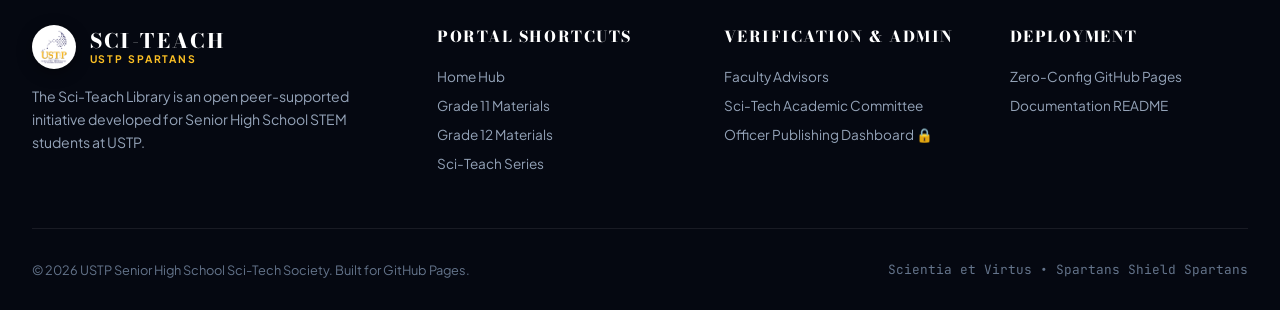
<file: contribute.html>
<!DOCTYPE html>
<html lang="en">
<head>
  <meta charset="UTF-8">
  <meta name="viewport" content="width=device-width, initial-scale=1.0">
  <title>Contribution Portal | Sci-Teach Library</title>
  <meta name="description" content="Submit reviewers, lecture notes, formula sheets, or study materials to empower fellow USTP SHS STEM Spartans.">
  <meta name="theme-color" content="#070a13">

  <link rel="stylesheet" href="assets/css/style.css">
</head>
<body data-page="contribute">

  <!-- TOP FLOATING GLASSMORPHIC PILL NAVIGATION -->
  <header class="site-header" role="banner">
    <div class="nav-container">
      
      <!-- Brand Logo Left with Official USTP Emblem -->
      <a href="index.html" class="brand-logo" aria-label="Sci-Teach Library Home">
        <div class="brand-emblem">
          <img src="assets/images/ustp-logo-transparent.png" alt="USTP Logo" width="36" height="36">
        </div>
        <div class="brand-title-group">
          <span class="brand-title">Sci-Teach</span>
          <span class="brand-subtitle">Contributor Portal</span>
        </div>
      </a>

      <nav class="center-nav-pill" role="navigation" aria-label="Main Navigation">
        <a href="index.html" class="nav-link">Home</a>
        <a href="grade-11.html" class="nav-link">Grade 11</a>
        <a href="grade-12.html" class="nav-link">Grade 12</a>
        <a href="series.html" class="nav-link">Sci-Teach Series</a>
      </nav>

      <div class="nav-actions">
        <a href="contribute.html" class="circle-arrow-btn" title="Submit Resources" aria-label="Submit Resources">↗</a>
        <a href="contribute.html" class="nav-cta-pill">
          <span>Contribute</span>
        </a>
      </div>

      <button class="mobile-toggle" aria-label="Toggle Navigation Menu" aria-expanded="false">
        <svg width="24" height="24" viewBox="0 0 24 24" fill="none" stroke="currentColor" stroke-width="2">
          <line x1="3" y1="12" x2="21" y2="12"></line>
          <line x1="3" y1="6" x2="21" y2="6"></line>
          <line x1="3" y1="18" x2="21" y2="18"></line>
        </svg>
      </button>

    </div>
  </header>

  <!-- MOBILE SLIDE-OVER DRAWER -->
  <div class="mobile-drawer" role="dialog" aria-modal="true">
    <nav class="mobile-drawer-links">
      <a href="index.html" class="mobile-drawer-link">Home Hub</a>
      <a href="grade-11.html" class="mobile-drawer-link">Grade 11 Resources</a>
      <a href="grade-12.html" class="mobile-drawer-link">Grade 12 Resources</a>
      <a href="series.html" class="mobile-drawer-link">Sci-Teach Series</a>
      <a href="contribute.html" class="mobile-drawer-link active">Contribute Portal</a>
    </nav>
  </div>

  <main>
    <!-- PAGE HERO HEADER -->
    <header class="page-hero">
      <div class="page-hero-inner">
        <span class="section-pill-badge badge-gold">
          <svg width="14" height="14" viewBox="0 0 24 24" fill="none" stroke="currentColor" stroke-width="2"><polyline points="21 8 21 21 3 21 3 8"></polyline><rect x="1" y="3" width="22" height="5"></rect><line x1="10" y1="12" x2="14" y2="12"></line></svg>
          Spartans Shield Spartans • Gateway
        </span>
        <h1 class="page-title">Spartan Contribution Portal</h1>
        <p class="page-description">
          The Sci-Teach Library is built by Spartans, for Spartans. Share your high-yield summaries, handwritten equation guides, slide decks, and exam reviewers to empower current and future STEM cohorts.
        </p>
      </div>
    </header>

    <!-- FORM & GUIDELINES CONTAINER -->
    <section class="container" style="padding-top: 3.5rem; padding-bottom: 6rem;">
      <div class="contribute-grid">
        
        <!-- SUBMISSION FORM -->
        <div class="contribute-form-card">
          <h2 style="font-family: var(--font-serif); font-size: 1.5rem; font-weight: 800; color: #fff; margin-bottom: 0.5rem; text-transform: uppercase;">
            Submit Digital Study Material
          </h2>
          <p style="font-size: 0.88rem; color: var(--text-muted); margin-bottom: 2rem;">
            Fill out the metadata below. Uploaded links will be queued for academic review by the Sci-Tech Society.
          </p>

          <form id="contributeForm">
            
            <div class="form-row">
              <div class="form-group">
                <label for="contributorName" class="form-label">
                  Your Full Name / Contributor Alias <span class="required">*</span>
                </label>
                <input 
                  type="text" 
                  id="contributorName" 
                  class="form-input" 
                  placeholder="e.g. Juan Dela Cruz / Spartan-117" 
                  required
                >
                <span class="form-hint">Will be credited on the resource card.</span>
              </div>

              <div class="form-group">
                <label for="studentId" class="form-label">
                  Student ID or Section
                </label>
                <input 
                  type="text" 
                  id="studentId" 
                  class="form-input" 
                  placeholder="e.g. 2024300123 / 12-STEM-Archimedes"
                >
                <span class="form-hint">Used solely for internal validation.</span>
              </div>
            </div>

            <div class="form-row">
              <div class="form-group">
                <label for="gradeLevel" class="form-label">
                  Target Grade Level <span class="required">*</span>
                </label>
                <select id="gradeLevel" class="form-select" required>
                  <option value="11">Grade 11 (Earth & Life, Physical Sci)</option>
                  <option value="12" selected>Grade 12 (Gen Physics, Gen Chem, Gen Bio)</option>
                </select>
              </div>

              <div class="form-group">
                <label for="targetSubject" class="form-label">
                  Target Subject <span class="required">*</span>
                </label>
                <select id="targetSubject" class="form-select" required>
                  <!-- Populated dynamically based on Grade Level -->
                </select>
              </div>
            </div>

            <div class="form-row">
              <div class="form-group">
                <label for="resourceType" class="form-label">
                  Resource Category <span class="required">*</span>
                </label>
                <select id="resourceType" class="form-select" required>
                  <option value="Personal Notes/Docs">Personal Notes / Docs / Cheat Sheet</option>
                  <option value="Readable/Text">Readable / Text (Handout or PDF)</option>
                  <option value="Practice Exercises">Practice Exercises / Formative Reviewer</option>
                  <option value="Watchable/Video">Watchable / Video / Reel Tutorial</option>
                </select>
              </div>

              <div class="form-group">
                <label for="topicTitle" class="form-label">
                  Topic / Module Title <span class="required">*</span>
                </label>
                <input 
                  type="text" 
                  id="topicTitle" 
                  class="form-input" 
                  placeholder="e.g., Electric Flux & Gauss's Law Summary" 
                  required
                >
              </div>
            </div>

            <div class="form-group">
              <label for="driveLink" class="form-label">
                Google Drive / Cloud File Link <span class="required">*</span>
              </label>
              <input 
                type="url" 
                id="driveLink" 
                class="form-input" 
                placeholder="https://drive.google.com/file/d/... or OneDrive link" 
                required
              >
              <span class="form-hint">Ensure sharing permissions are set to "Anyone with the link can view".</span>
            </div>

            <div class="form-group">
              <label for="description" class="form-label">
                Brief Description & Key Learning Objectives <span class="required">*</span>
              </label>
              <textarea 
                id="description" 
                class="form-textarea" 
                rows="4" 
                placeholder="Describe what makes this resource helpful, problem types covered, formulas derived, and target competency..." 
                required
              ></textarea>
            </div>

            <div class="form-group">
              <label class="form-checkbox-label">
                <input type="checkbox" required>
                <span>
                  I affirm that this material complies with USTP Academic Integrity guidelines, contains accurate scientific content, and gives appropriate credit to original references.
                </span>
              </label>
            </div>

            <button type="submit" class="btn-submit-portal">
              <svg width="18" height="18" viewBox="0 0 24 24" fill="none" stroke="currentColor" stroke-width="2"><path d="M22 2L11 13"></path><polygon points="22 2 15 22 11 13 2 9 22 2"></polygon></svg>
              <span>Submit Resource to Sci-Teach</span>
            </button>

          </form>
        </div>

        <!-- GUIDELINES & LOCAL SUBMISSIONS SIDEBAR -->
        <div>
          <div class="guidelines-card">
            <h3>
              <svg width="20" height="20" viewBox="0 0 24 24" fill="none" stroke="currentColor" stroke-width="2"><circle cx="12" cy="12" r="10"></circle><line x1="12" y1="16" x2="12" y2="12"></line><line x1="12" y1="8" x2="12.01" y2="8"></line></svg>
              Submission Standards
            </h3>

            <div class="guideline-item">
              <svg width="16" height="16" viewBox="0 0 24 24" fill="none" stroke="currentColor" stroke-width="2"><polyline points="20 6 9 17 4 12"></polyline></svg>
              <div>
                <strong style="color: #fff;">Clear Legibility:</strong> PDF scans or digital documents must be crisp, with legible mathematical symbols and labeled diagrams.
              </div>
            </div>

            <div class="guideline-item">
              <svg width="16" height="16" viewBox="0 0 24 24" fill="none" stroke="currentColor" stroke-width="2"><polyline points="20 6 9 17 4 12"></polyline></svg>
              <div>
                <strong style="color: #fff;">Curriculum Alignment:</strong> Content must directly correspond to DepEd / USTP Senior High School STEM competencies.
              </div>
            </div>

            <div class="guideline-item">
              <svg width="16" height="16" viewBox="0 0 24 24" fill="none" stroke="currentColor" stroke-width="2"><polyline points="20 6 9 17 4 12"></polyline></svg>
              <div>
                <strong style="color: #fff;">Answer Keys Included:</strong> Practice sets and reviewers should include worked solutions or comprehensive answer keys.
              </div>
            </div>

            <div class="guideline-item">
              <svg width="16" height="16" viewBox="0 0 24 24" fill="none" stroke="currentColor" stroke-width="2"><polyline points="20 6 9 17 4 12"></polyline></svg>
              <div>
                <strong style="color: #fff;">Cloud Sharing:</strong> Ensure Google Drive permissions are configured to "Viewer" for all students.
              </div>
            </div>

            <div style="margin-top: 1.5rem; padding-top: 1.25rem; border-top: 1px solid rgba(255, 255, 255, 0.1);">
              <h4 style="font-family: var(--font-serif); font-size: 0.95rem; color: #fff; margin-bottom: 0.5rem; text-transform: uppercase;">
                Contribute via GitHub PR
              </h4>
              <p style="font-size: 0.8rem; color: var(--text-muted); line-height: 1.5; margin-bottom: 1.25rem;">
                For students familiar with Git: fork the repository, append your resource object into <code style="color: var(--theme-gold-light); font-family: var(--font-mono);">assets/js/data.js</code>, and open a Pull Request!
              </p>
              
              <a href="admin.html" class="btn-hero-secondary" style="display: flex; align-items: center; justify-content: center; gap: 0.5rem; padding: 0.65rem 1rem; font-size: 0.78rem; width: 100%; border-color: rgba(245, 158, 11, 0.4); color: var(--theme-gold-light);">
                <svg width="15" height="15" viewBox="0 0 24 24" fill="none" stroke="currentColor" stroke-width="2"><rect x="3" y="11" width="18" height="11" rx="2" ry="2"></rect><path d="M7 11V7a5 5 0 0 1 10 0v4"></path></svg>
                <span>Officer Admin Publishing Dashboard 🔒</span>
              </a>
            </div>
          </div>

          <!-- RECENT SUBMISSIONS ON THIS DEVICE (LOCAL STORAGE) -->
          <div class="recent-submissions-card">
            <h4 style="font-family: var(--font-serif); font-size: 1rem; color: #fff; text-transform: uppercase; letter-spacing: 0.05em; display: flex; align-items: center; justify-content: space-between;">
              <span>Submissions On This Device</span>
              <span style="font-size: 0.7rem; color: var(--theme-gold-light); font-family: var(--font-mono);">Local Cache</span>
            </h4>
            <div id="userSubmissionsList" class="recent-sub-list">
              <!-- Rendered via app.js from localStorage -->
            </div>
          </div>

        </div>

      </div>
    </section>
  </main>

  <!-- SUCCESS / CONFIRMATION MODAL -->
  <div id="resourceModal" class="modal-overlay" role="dialog" aria-modal="true">
    <div class="modal-container">
      <button onclick="closeModal()" class="modal-close-btn" aria-label="Close modal">✕</button>
      <div id="modalContent"></div>
    </div>
  </div>

  <!-- FOOTER -->
  <footer class="site-footer" role="contentinfo">
    <div class="container">
      <div class="footer-grid">
        <div class="footer-brand">
          <div class="brand-logo">
            <div class="brand-emblem">
              <img src="assets/images/ustp-logo-transparent.png" alt="USTP Logo" width="36" height="36">
            </div>
            <div class="brand-title-group">
              <span class="brand-title">Sci-Teach</span>
              <span class="brand-subtitle">USTP Spartans</span>
            </div>
          </div>
          <p>The Sci-Teach Library is an open peer-supported initiative developed for Senior High School STEM students at USTP.</p>
        </div>

        <div>
          <h4 class="footer-col-title">Portal Shortcuts</h4>
          <div class="footer-links">
            <a href="index.html">Home Hub</a>
            <a href="grade-11.html">Grade 11 Materials</a>
            <a href="grade-12.html">Grade 12 Materials</a>
            <a href="series.html">Sci-Teach Series</a>
          </div>
        </div>

        <div>
          <h4 class="footer-col-title">Verification & Admin</h4>
          <div class="footer-links">
            <a href="contribute.html">Faculty Advisors</a>
            <a href="contribute.html">Sci-Tech Academic Committee</a>
            <a href="admin.html">Officer Publishing Dashboard 🔒</a>
          </div>
        </div>

        <div>
          <h4 class="footer-col-title">Deployment</h4>
          <div class="footer-links">
            <a href="https://pages.github.com/" target="_blank" rel="noopener noreferrer">Zero-Config GitHub Pages</a>
            <a href="README.md" target="_blank">Documentation README</a>
          </div>
        </div>
      </div>

      <div class="footer-bottom">
        <div>© 2026 USTP Senior High School Sci-Tech Society. Built for GitHub Pages.</div>
        <div style="font-family: var(--font-mono);">Scientia et Virtus • Spartans Shield Spartans</div>
      </div>
    </div>
  </footer>

  <script src="assets/js/data.js"></script>
  <script src="assets/js/app.js"></script>
</body>
</html>
</file>
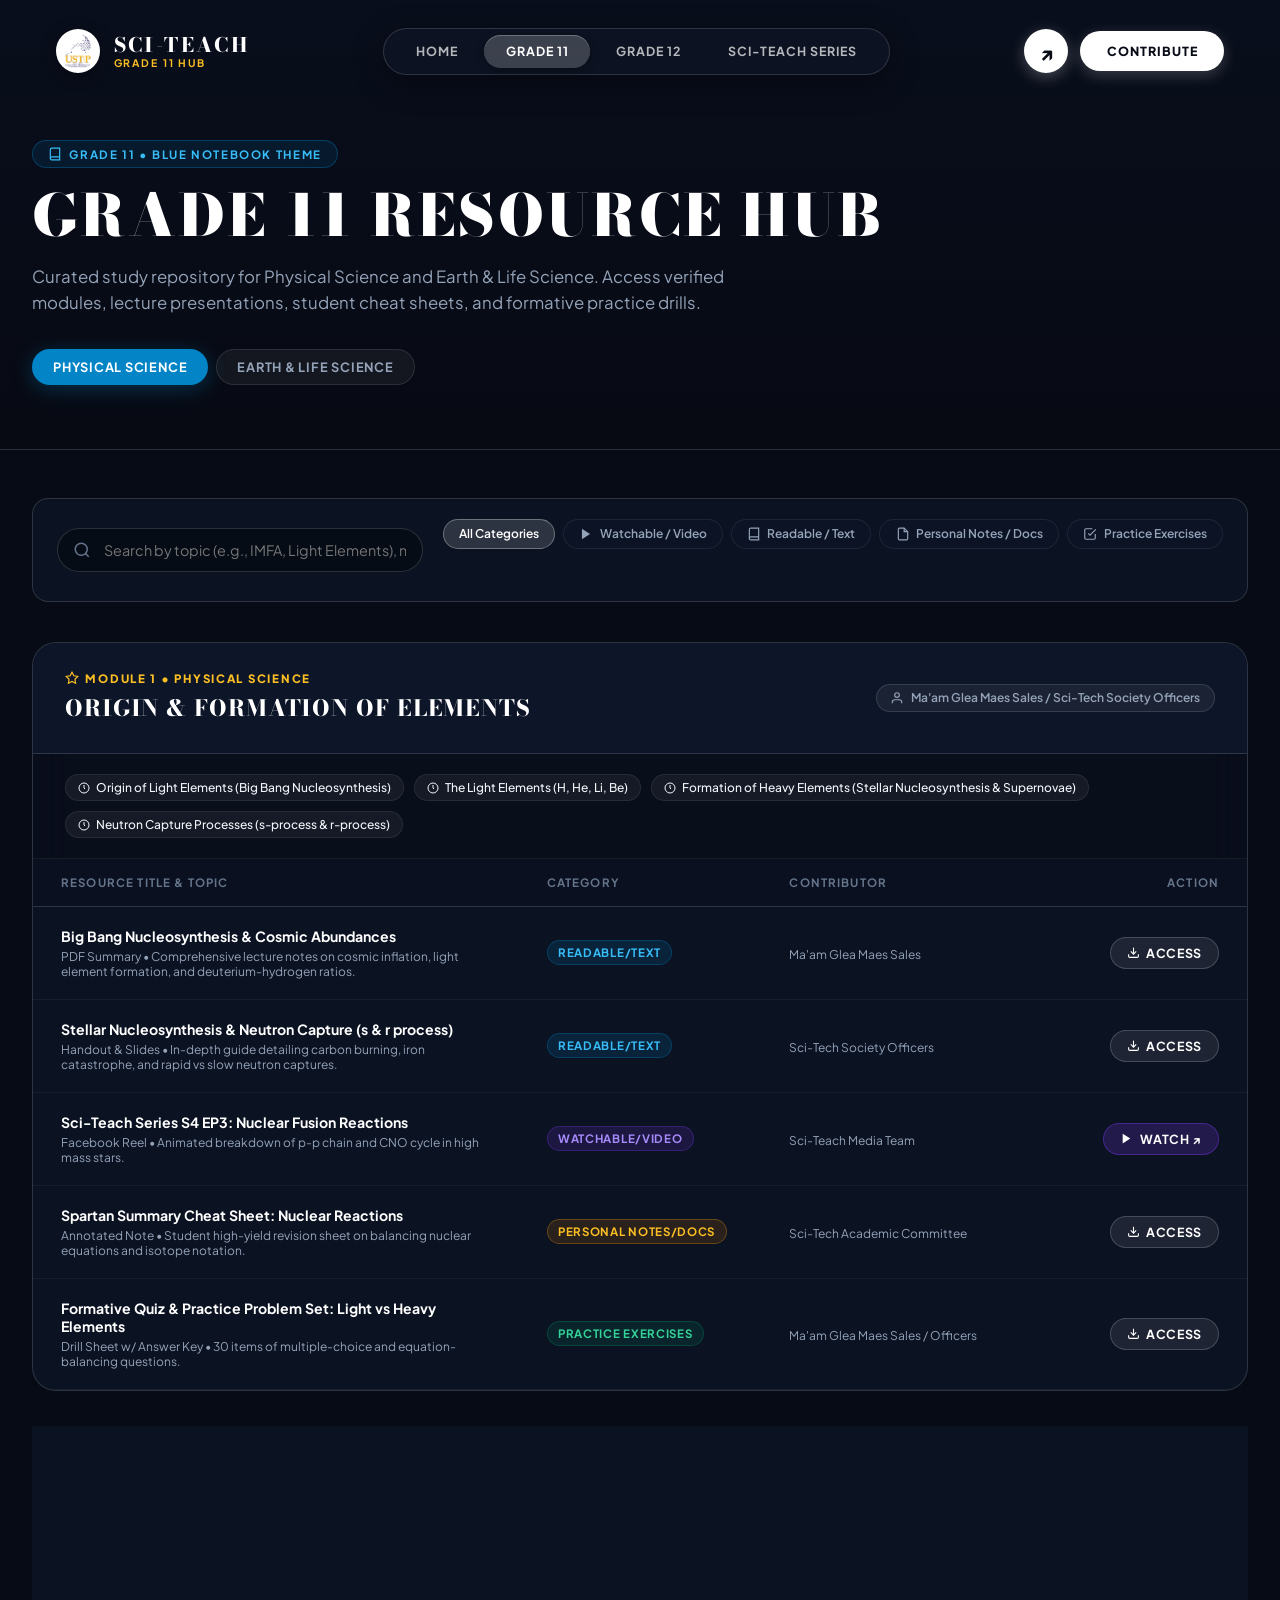
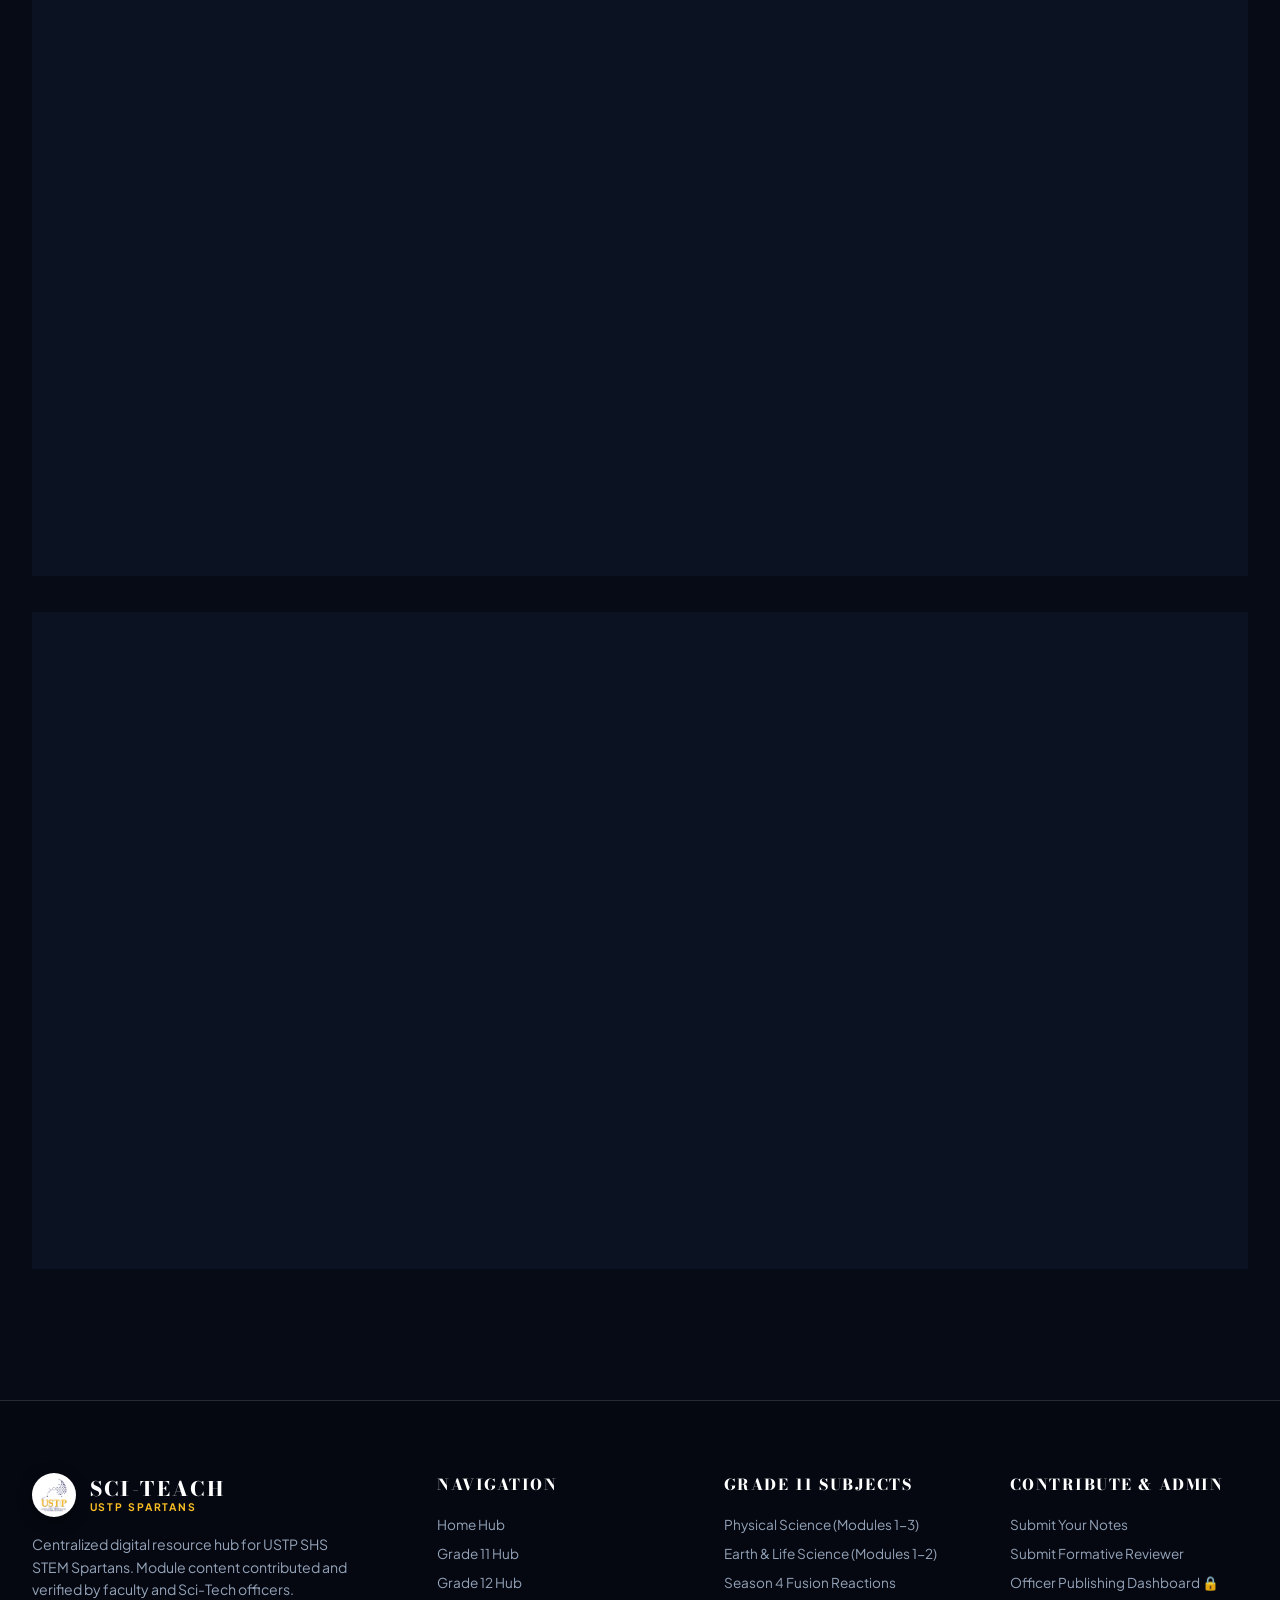
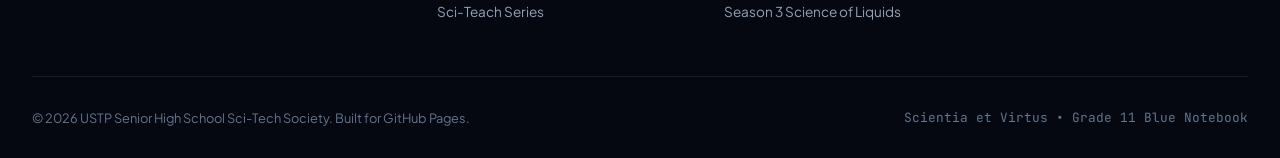
<file: grade-11.html>
<!DOCTYPE html>
<html lang="en">
<head>
  <meta charset="UTF-8">
  <meta name="viewport" content="width=device-width, initial-scale=1.0">
  <title>Grade 11 Resource Hub | Sci-Teach Library</title>
  <meta name="description" content="Centralized Grade 11 STEM Resources: Physical Science and Earth & Life Science notes, modules, video reels, and reviewer problem sets.">
  <meta name="theme-color" content="#070a13">

  <link rel="stylesheet" href="assets/css/style.css">
</head>
<body data-page="grade-11">

  <!-- TOP FLOATING GLASSMORPHIC PILL NAVIGATION -->
  <header class="site-header" role="banner">
    <div class="nav-container">
      
      <!-- Brand Logo Left with Official USTP Emblem -->
      <a href="index.html" class="brand-logo" aria-label="Sci-Teach Library Home">
        <div class="brand-emblem">
          <img src="assets/images/ustp-logo-transparent.png" alt="USTP Logo" width="36" height="36">
        </div>
        <div class="brand-title-group">
          <span class="brand-title">Sci-Teach</span>
          <span class="brand-subtitle">Grade 11 Hub</span>
        </div>
      </a>

      <nav class="center-nav-pill" role="navigation" aria-label="Main Navigation">
        <a href="index.html" class="nav-link">Home</a>
        <a href="grade-11.html" class="nav-link active">Grade 11</a>
        <a href="grade-12.html" class="nav-link">Grade 12</a>
        <a href="series.html" class="nav-link">Sci-Teach Series</a>
      </nav>

      <div class="nav-actions">
        <a href="contribute.html" class="circle-arrow-btn" title="Submit Resources" aria-label="Submit Resources">↗</a>
        <a href="contribute.html" class="nav-cta-pill">
          <span>Contribute</span>
        </a>
      </div>

      <button class="mobile-toggle" aria-label="Toggle Navigation Menu" aria-expanded="false">
        <svg width="24" height="24" viewBox="0 0 24 24" fill="none" stroke="currentColor" stroke-width="2">
          <line x1="3" y1="12" x2="21" y2="12"></line>
          <line x1="3" y1="6" x2="21" y2="6"></line>
          <line x1="3" y1="18" x2="21" y2="18"></line>
        </svg>
      </button>

    </div>
  </header>

  <!-- MOBILE SLIDE-OVER DRAWER -->
  <div class="mobile-drawer" role="dialog" aria-modal="true">
    <nav class="mobile-drawer-links">
      <a href="index.html" class="mobile-drawer-link">Home Hub</a>
      <a href="grade-11.html" class="mobile-drawer-link active">Grade 11 Resources</a>
      <a href="grade-12.html" class="mobile-drawer-link">Grade 12 Resources</a>
      <a href="series.html" class="mobile-drawer-link">Sci-Teach Series</a>
      <a href="contribute.html" class="mobile-drawer-link">Contribute Portal</a>
    </nav>
  </div>

  <main>
    <!-- PAGE HERO HEADER -->
    <header class="page-hero">
      <div class="page-hero-inner">
        <span class="section-pill-badge badge-blue">
          <svg width="14" height="14" viewBox="0 0 24 24" fill="none" stroke="currentColor" stroke-width="2"><path d="M4 19.5A2.5 2.5 0 0 1 6.5 17H20"></path><path d="M6.5 2H20v20H6.5A2.5 2.5 0 0 1 4 19.5v-15A2.5 2.5 0 0 1 6.5 2z"></path></svg>
          Grade 11 • Blue Notebook Theme
        </span>
        <h1 class="page-title">Grade 11 Resource Hub</h1>
        <p class="page-description">
          Curated study repository for Physical Science and Earth & Life Science. Access verified modules, lecture presentations, student cheat sheets, and formative practice drills.
        </p>

        <!-- SUBJECT SELECTOR TABS -->
        <div class="filter-tabs-row" style="margin-top: 1rem;">
          <button type="button" class="tab-pill-btn active theme-g11" data-subject-target="physical-science">
            Physical Science
          </button>
          <button type="button" class="tab-pill-btn" data-subject-target="earth-life">
            Earth & Life Science
          </button>
        </div>
      </div>
    </header>

    <!-- CONTENT & FILTER SECTION -->
    <section class="container" style="padding-top: 3rem; padding-bottom: 6rem;">
      
      <!-- CONTROLS BAR: SEARCH & CATEGORY CHIPS -->
      <div class="controls-bar">
        <!-- Real-time search bar -->
        <div class="search-box-wrap">
          <svg class="search-icon" width="18" height="18" viewBox="0 0 24 24" fill="none" stroke="currentColor" stroke-width="2">
            <circle cx="11" cy="11" r="8"></circle>
            <line x1="21" y1="21" x2="16.65" y2="16.65"></line>
          </svg>
          <input 
            type="text" 
            id="grade11Search" 
            class="search-input" 
            placeholder="Search by topic (e.g., IMFA, Light Elements), module, or contributor..." 
            autocomplete="off"
            aria-label="Search Grade 11 Resources"
          >
          <button type="button" id="searchClearBtn" class="search-clear-btn" aria-label="Clear Search">✕</button>
        </div>

        <!-- Category Filters -->
        <div class="category-filter-chips">
          <button type="button" class="category-chip active" data-category-target="all">
            All Categories
          </button>
          <button type="button" class="category-chip" data-category-target="watchable">
            <svg width="14" height="14" viewBox="0 0 24 24" fill="currentColor"><polygon points="5 3 19 12 5 21 5 3"></polygon></svg>
            Watchable / Video
          </button>
          <button type="button" class="category-chip" data-category-target="readable">
            <svg width="14" height="14" viewBox="0 0 24 24" fill="none" stroke="currentColor" stroke-width="2"><path d="M4 19.5A2.5 2.5 0 0 1 6.5 17H20"></path><path d="M6.5 2H20v20H6.5A2.5 2.5 0 0 1 4 19.5v-15A2.5 2.5 0 0 1 6.5 2z"></path></svg>
            Readable / Text
          </button>
          <button type="button" class="category-chip" data-category-target="notes">
            <svg width="14" height="14" viewBox="0 0 24 24" fill="none" stroke="currentColor" stroke-width="2"><path d="M14 2H6a2 2 0 0 0-2 2v16a2 2 0 0 0 2 2h12a2 2 0 0 0 2-2V8z"></path><polyline points="14 2 14 8 20 8"></polyline></svg>
            Personal Notes / Docs
          </button>
          <button type="button" class="category-chip" data-category-target="exercises">
            <svg width="14" height="14" viewBox="0 0 24 24" fill="none" stroke="currentColor" stroke-width="2"><polyline points="9 11 12 14 22 4"></polyline><path d="M21 12v7a2 2 0 0 1-2 2H5a2 2 0 0 1-2-2V5a2 2 0 0 1 2-2h11"></path></svg>
            Practice Exercises
          </button>
        </div>
      </div>

      <!-- DYNAMIC MODULES CONTAINER -->
      <div id="grade11ModulesContainer">
        <!-- Dynamically rendered via app.js and data.js -->
      </div>

    </section>
  </main>

  <!-- RESOURCE PREVIEW MODAL -->
  <div id="resourceModal" class="modal-overlay" role="dialog" aria-modal="true">
    <div class="modal-container">
      <button onclick="closeModal()" class="modal-close-btn" aria-label="Close modal">✕</button>
      <div id="modalContent"></div>
    </div>
  </div>

  <!-- FOOTER -->
  <footer class="site-footer" role="contentinfo">
    <div class="container">
      <div class="footer-grid">
        <div class="footer-brand">
          <div class="brand-logo">
            <div class="brand-emblem">
              <img src="assets/images/ustp-logo-transparent.png" alt="USTP Logo" width="36" height="36">
            </div>
            <div class="brand-title-group">
              <span class="brand-title">Sci-Teach</span>
              <span class="brand-subtitle">USTP Spartans</span>
            </div>
          </div>
          <p>Centralized digital resource hub for USTP SHS STEM Spartans. Module content contributed and verified by faculty and Sci-Tech officers.</p>
        </div>

        <div>
          <h4 class="footer-col-title">Navigation</h4>
          <div class="footer-links">
            <a href="index.html">Home Hub</a>
            <a href="grade-11.html">Grade 11 Hub</a>
            <a href="grade-12.html">Grade 12 Hub</a>
            <a href="series.html">Sci-Teach Series</a>
          </div>
        </div>

        <div>
          <h4 class="footer-col-title">Grade 11 Subjects</h4>
          <div class="footer-links">
            <a href="grade-11.html">Physical Science (Modules 1-3)</a>
            <a href="grade-11.html">Earth & Life Science (Modules 1-2)</a>
            <a href="series.html">Season 4 Fusion Reactions</a>
            <a href="series.html">Season 3 Science of Liquids</a>
          </div>
        </div>

        <div>
          <h4 class="footer-col-title">Contribute & Admin</h4>
          <div class="footer-links">
            <a href="contribute.html">Submit Your Notes</a>
            <a href="contribute.html">Submit Formative Reviewer</a>
            <a href="admin.html">Officer Publishing Dashboard 🔒</a>
          </div>
        </div>
      </div>

      <div class="footer-bottom">
        <div>© 2026 USTP Senior High School Sci-Tech Society. Built for GitHub Pages.</div>
        <div style="font-family: var(--font-mono);">Scientia et Virtus • Grade 11 Blue Notebook</div>
      </div>
    </div>
  </footer>

  <script src="assets/js/data.js"></script>
  <script src="assets/js/app.js"></script>
</body>
</html>
</file>
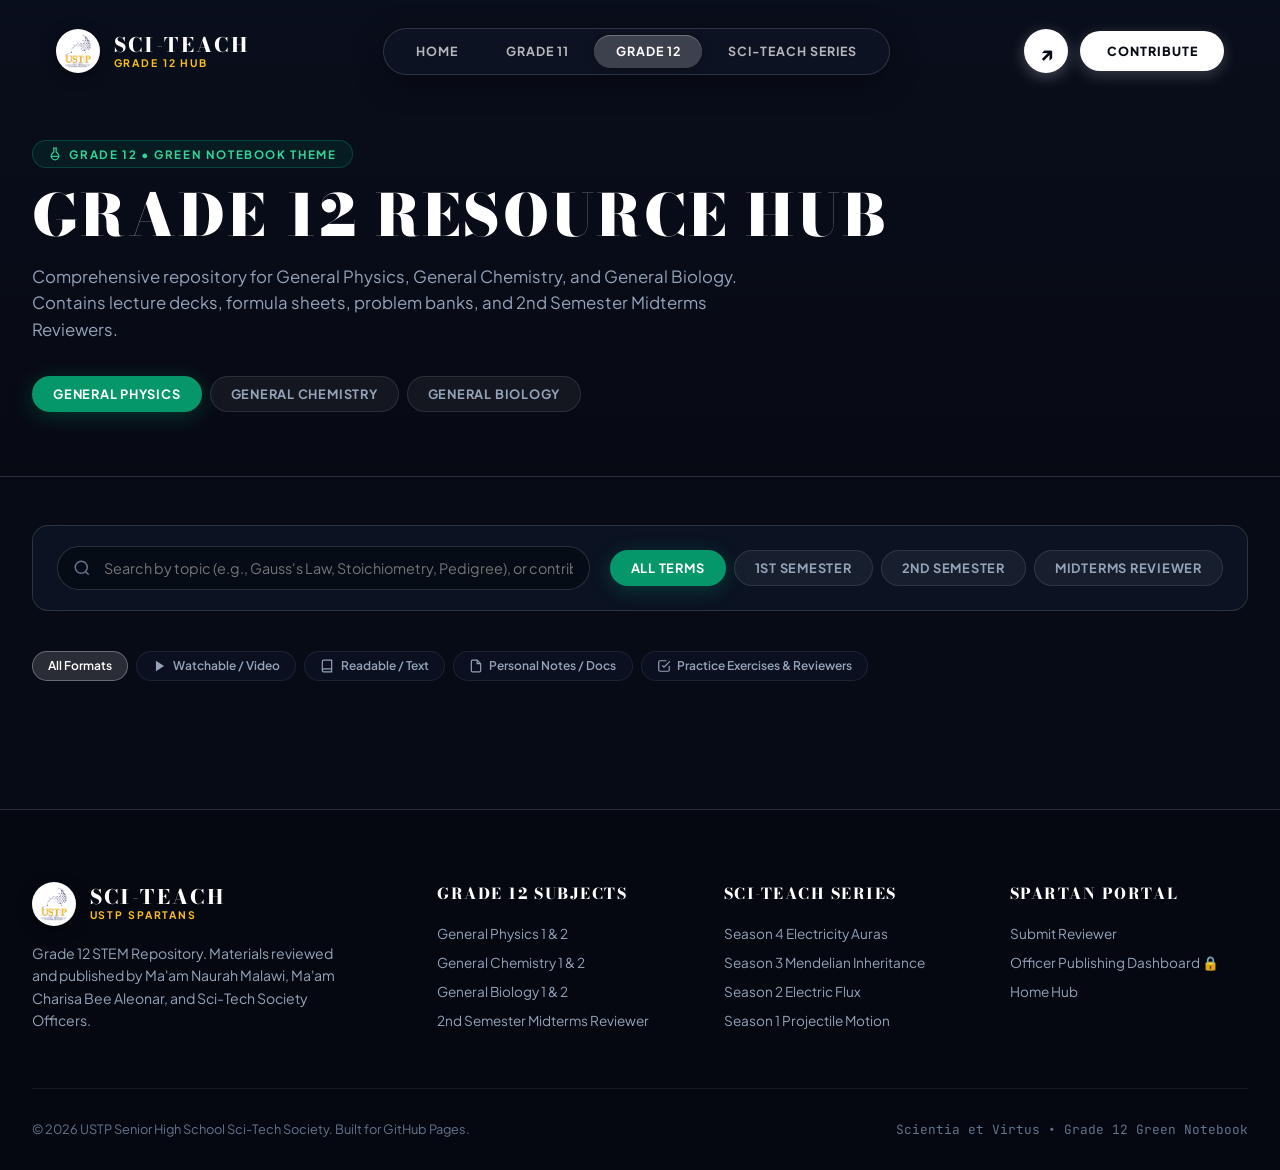
<file: grade-12.html>
<!DOCTYPE html>
<html lang="en">
<head>
  <meta charset="UTF-8">
  <meta name="viewport" content="width=device-width, initial-scale=1.0">
  <title>Grade 12 Resource Hub | Sci-Teach Library</title>
  <meta name="description" content="Centralized Grade 12 STEM Resources: General Physics, General Chemistry, and General Biology reviewers, lecture decks, and midterm materials.">
  <meta name="theme-color" content="#070a13">

  <link rel="stylesheet" href="assets/css/style.css">
</head>
<body data-page="grade-12">

  <!-- TOP FLOATING GLASSMORPHIC PILL NAVIGATION -->
  <header class="site-header" role="banner">
    <div class="nav-container">
      
      <!-- Brand Logo Left with Official USTP Emblem -->
      <a href="index.html" class="brand-logo" aria-label="Sci-Teach Library Home">
        <div class="brand-emblem">
          <img src="assets/images/ustp-logo-transparent.png" alt="USTP Logo" width="36" height="36">
        </div>
        <div class="brand-title-group">
          <span class="brand-title">Sci-Teach</span>
          <span class="brand-subtitle">Grade 12 Hub</span>
        </div>
      </a>

      <nav class="center-nav-pill" role="navigation" aria-label="Main Navigation">
        <a href="index.html" class="nav-link">Home</a>
        <a href="grade-11.html" class="nav-link">Grade 11</a>
        <a href="grade-12.html" class="nav-link active">Grade 12</a>
        <a href="series.html" class="nav-link">Sci-Teach Series</a>
      </nav>

      <div class="nav-actions">
        <a href="contribute.html" class="circle-arrow-btn" title="Submit Resources" aria-label="Submit Resources">↗</a>
        <a href="contribute.html" class="nav-cta-pill">
          <span>Contribute</span>
        </a>
      </div>

      <button class="mobile-toggle" aria-label="Toggle Navigation Menu" aria-expanded="false">
        <svg width="24" height="24" viewBox="0 0 24 24" fill="none" stroke="currentColor" stroke-width="2">
          <line x1="3" y1="12" x2="21" y2="12"></line>
          <line x1="3" y1="6" x2="21" y2="6"></line>
          <line x1="3" y1="18" x2="21" y2="18"></line>
        </svg>
      </button>

    </div>
  </header>

  <!-- MOBILE SLIDE-OVER DRAWER -->
  <div class="mobile-drawer" role="dialog" aria-modal="true">
    <nav class="mobile-drawer-links">
      <a href="index.html" class="mobile-drawer-link">Home Hub</a>
      <a href="grade-11.html" class="mobile-drawer-link">Grade 11 Resources</a>
      <a href="grade-12.html" class="mobile-drawer-link active">Grade 12 Resources</a>
      <a href="series.html" class="mobile-drawer-link">Sci-Teach Series</a>
      <a href="contribute.html" class="mobile-drawer-link">Contribute Portal</a>
    </nav>
  </div>

  <main>
    <!-- PAGE HERO HEADER -->
    <header class="page-hero">
      <div class="page-hero-inner">
        <span class="section-pill-badge badge-green">
          <svg width="14" height="14" viewBox="0 0 24 24" fill="none" stroke="currentColor" stroke-width="2"><path d="M10 2v7.31"></path><path d="M14 9.3V1.99"></path><path d="M8.5 2h7"></path><path d="M14 9.3a6.5 6.5 0 1 1-4 0"></path><path d="M5.52 16h12.96"></path></svg>
          Grade 12 • Green Notebook Theme
        </span>
        <h1 class="page-title">Grade 12 Resource Hub</h1>
        <p class="page-description">
          Comprehensive repository for General Physics, General Chemistry, and General Biology. Contains lecture decks, formula sheets, problem banks, and 2nd Semester Midterms Reviewers.
        </p>

        <!-- SUBJECT TABS (Physics, Chem, Bio) -->
        <div class="filter-tabs-row" style="margin-top: 1rem;">
          <button type="button" class="tab-pill-btn active theme-g12" data-g12-subject="general-physics">
            General Physics
          </button>
          <button type="button" class="tab-pill-btn" data-g12-subject="general-chemistry">
            General Chemistry
          </button>
          <button type="button" class="tab-pill-btn" data-g12-subject="general-biology">
            General Biology
          </button>
        </div>
      </div>
    </header>

    <!-- CONTENT & FILTER SECTION -->
    <section class="container" style="padding-top: 3rem; padding-bottom: 6rem;">
      
      <!-- CONTROLS BAR: SEARCH, SEMESTER TABS, & CATEGORIES -->
      <div class="controls-bar">
        <!-- Real-time search bar -->
        <div class="search-box-wrap">
          <svg class="search-icon" width="18" height="18" viewBox="0 0 24 24" fill="none" stroke="currentColor" stroke-width="2">
            <circle cx="11" cy="11" r="8"></circle>
            <line x1="21" y1="21" x2="16.65" y2="16.65"></line>
          </svg>
          <input 
            type="text" 
            id="grade12Search" 
            class="search-input" 
            placeholder="Search by topic (e.g., Gauss's Law, Stoichiometry, Pedigree), or contributor..." 
            autocomplete="off"
            aria-label="Search Grade 12 Resources"
          >
          <button type="button" id="g12SearchClearBtn" class="search-clear-btn" aria-label="Clear Search">✕</button>
        </div>

        <!-- Semester Filter Pills -->
        <div class="filter-tabs-row">
          <button type="button" class="tab-pill-btn active theme-g12" data-semester-target="all">
            All Terms
          </button>
          <button type="button" class="tab-pill-btn" data-semester-target="1st semester">
            1st Semester
          </button>
          <button type="button" class="tab-pill-btn" data-semester-target="2nd semester">
            2nd Semester
          </button>
          <button type="button" class="tab-pill-btn" data-semester-target="midterms reviewer">
            Midterms Reviewer
          </button>
        </div>
      </div>

      <!-- Category Filter Chips -->
      <div class="category-filter-chips">
        <button type="button" class="category-chip active" data-g12-cat="all">
          All Formats
        </button>
        <button type="button" class="category-chip" data-g12-cat="watchable">
          <svg width="14" height="14" viewBox="0 0 24 24" fill="currentColor"><polygon points="5 3 19 12 5 21 5 3"></polygon></svg>
          Watchable / Video
        </button>
        <button type="button" class="category-chip" data-g12-cat="readable">
          <svg width="14" height="14" viewBox="0 0 24 24" fill="none" stroke="currentColor" stroke-width="2"><path d="M4 19.5A2.5 2.5 0 0 1 6.5 17H20"></path><path d="M6.5 2H20v20H6.5A2.5 2.5 0 0 1 4 19.5v-15A2.5 2.5 0 0 1 6.5 2z"></path></svg>
          Readable / Text
        </button>
        <button type="button" class="category-chip" data-g12-cat="notes">
          <svg width="14" height="14" viewBox="0 0 24 24" fill="none" stroke="currentColor" stroke-width="2"><path d="M14 2H6a2 2 0 0 0-2 2v16a2 2 0 0 0 2 2h12a2 2 0 0 0 2-2V8z"></path><polyline points="14 2 14 8 20 8"></polyline></svg>
          Personal Notes / Docs
        </button>
        <button type="button" class="category-chip" data-g12-cat="exercises">
          <svg width="14" height="14" viewBox="0 0 24 24" fill="none" stroke="currentColor" stroke-width="2"><polyline points="9 11 12 14 22 4"></polyline><path d="M21 12v7a2 2 0 0 1-2 2H5a2 2 0 0 1-2-2V5a2 2 0 0 1 2-2h11"></path></svg>
          Practice Exercises & Reviewers
        </button>
      </div>

      <!-- DYNAMIC CONTAINER -->
      <div id="grade12Container">
        <!-- Rendered dynamically from data.js -->
      </div>

    </section>
  </main>

  <!-- RESOURCE PREVIEW MODAL -->
  <div id="resourceModal" class="modal-overlay" role="dialog" aria-modal="true">
    <div class="modal-container">
      <button onclick="closeModal()" class="modal-close-btn" aria-label="Close modal">✕</button>
      <div id="modalContent"></div>
    </div>
  </div>

  <!-- FOOTER -->
  <footer class="site-footer" role="contentinfo">
    <div class="container">
      <div class="footer-grid">
        <div class="footer-brand">
          <div class="brand-logo">
            <div class="brand-emblem">
              <img src="assets/images/ustp-logo-transparent.png" alt="USTP Logo" width="36" height="36">
            </div>
            <div class="brand-title-group">
              <span class="brand-title">Sci-Teach</span>
              <span class="brand-subtitle">USTP Spartans</span>
            </div>
          </div>
          <p>Grade 12 STEM Repository. Materials reviewed and published by Ma'am Naurah Malawi, Ma'am Charisa Bee Aleonar, and Sci-Tech Society Officers.</p>
        </div>

        <div>
          <h4 class="footer-col-title">Grade 12 Subjects</h4>
          <div class="footer-links">
            <a href="grade-12.html">General Physics 1 & 2</a>
            <a href="grade-12.html">General Chemistry 1 & 2</a>
            <a href="grade-12.html">General Biology 1 & 2</a>
            <a href="grade-12.html">2nd Semester Midterms Reviewer</a>
          </div>
        </div>

        <div>
          <h4 class="footer-col-title">Sci-Teach Series</h4>
          <div class="footer-links">
            <a href="series.html">Season 4 Electricity Auras</a>
            <a href="series.html">Season 3 Mendelian Inheritance</a>
            <a href="series.html">Season 2 Electric Flux</a>
            <a href="series.html">Season 1 Projectile Motion</a>
          </div>
        </div>

        <div>
          <h4 class="footer-col-title">Spartan Portal</h4>
          <div class="footer-links">
            <a href="contribute.html">Submit Reviewer</a>
            <a href="admin.html">Officer Publishing Dashboard 🔒</a>
            <a href="index.html">Home Hub</a>
          </div>
        </div>
      </div>

      <div class="footer-bottom">
        <div>© 2026 USTP Senior High School Sci-Tech Society. Built for GitHub Pages.</div>
        <div style="font-family: var(--font-mono);">Scientia et Virtus • Grade 12 Green Notebook</div>
      </div>
    </div>
  </footer>

  <script src="assets/js/data.js"></script>
  <script src="assets/js/app.js"></script>
</body>
</html>
</file>
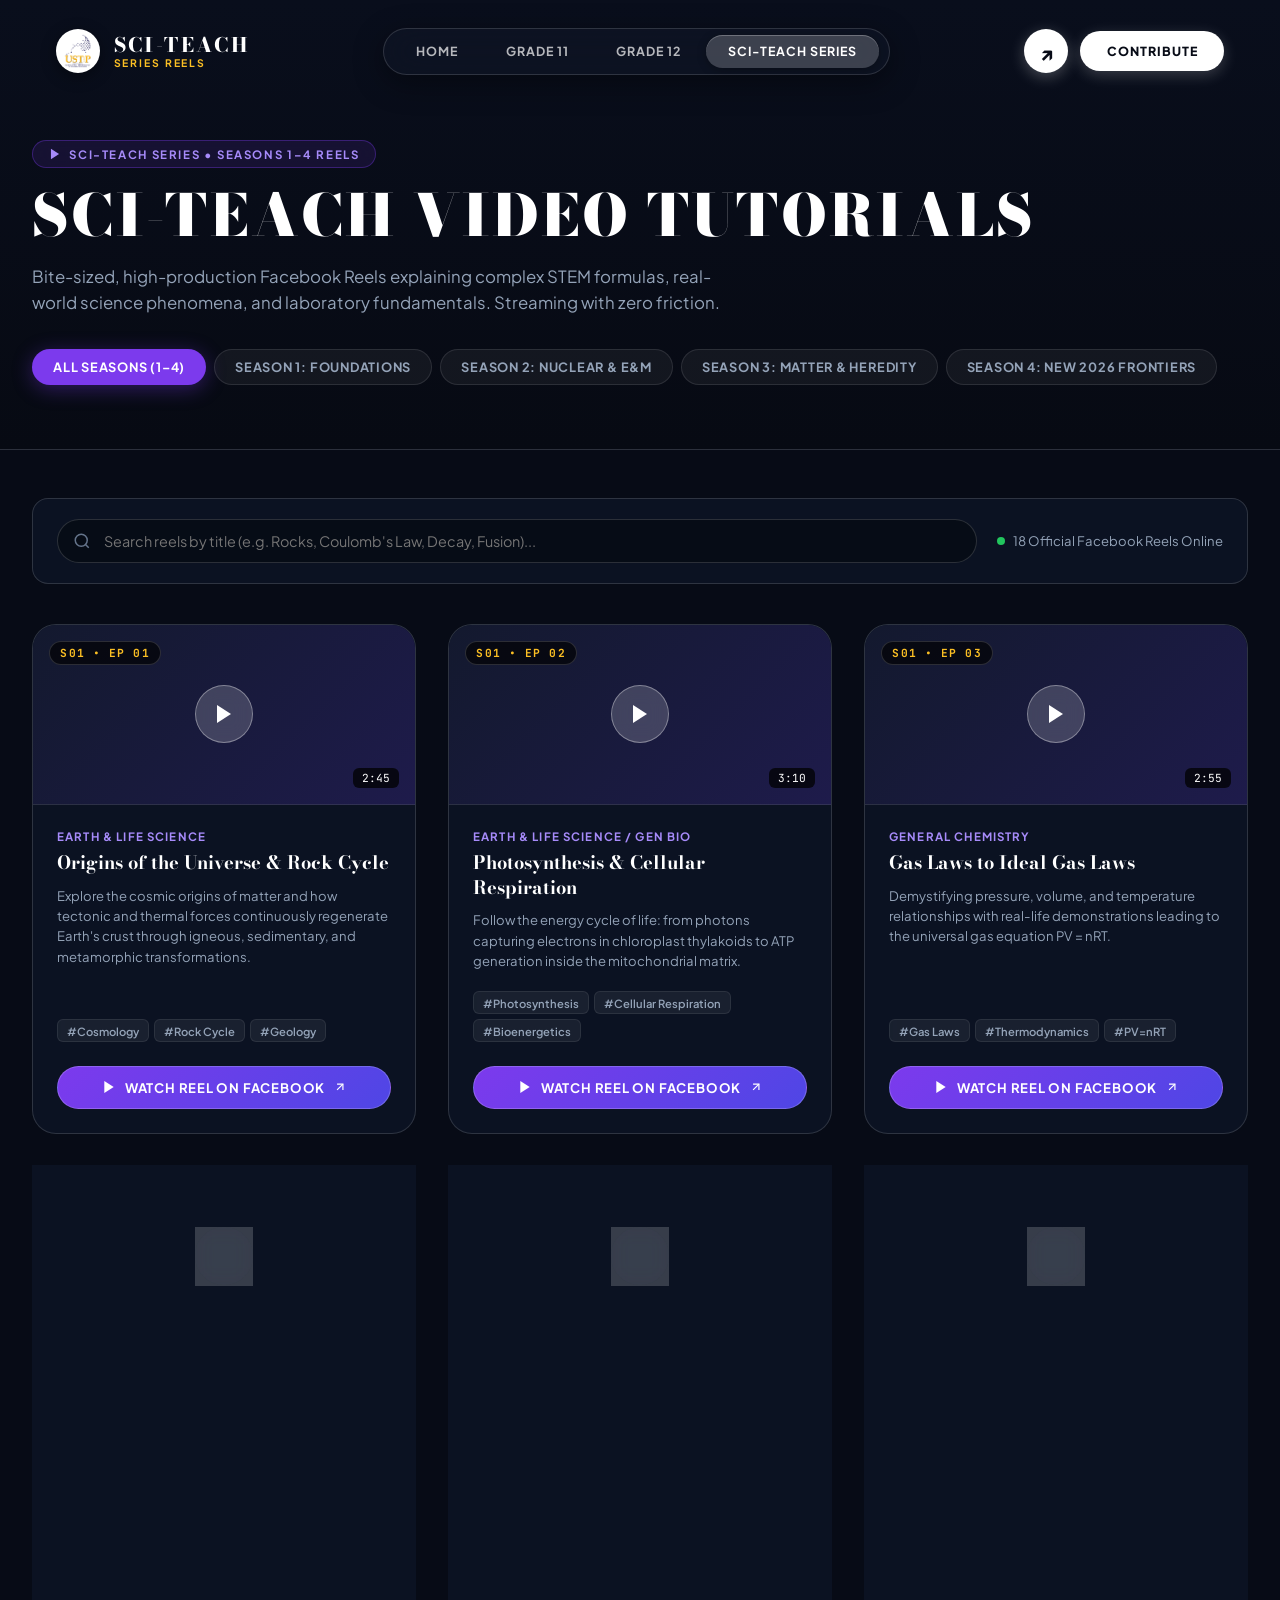
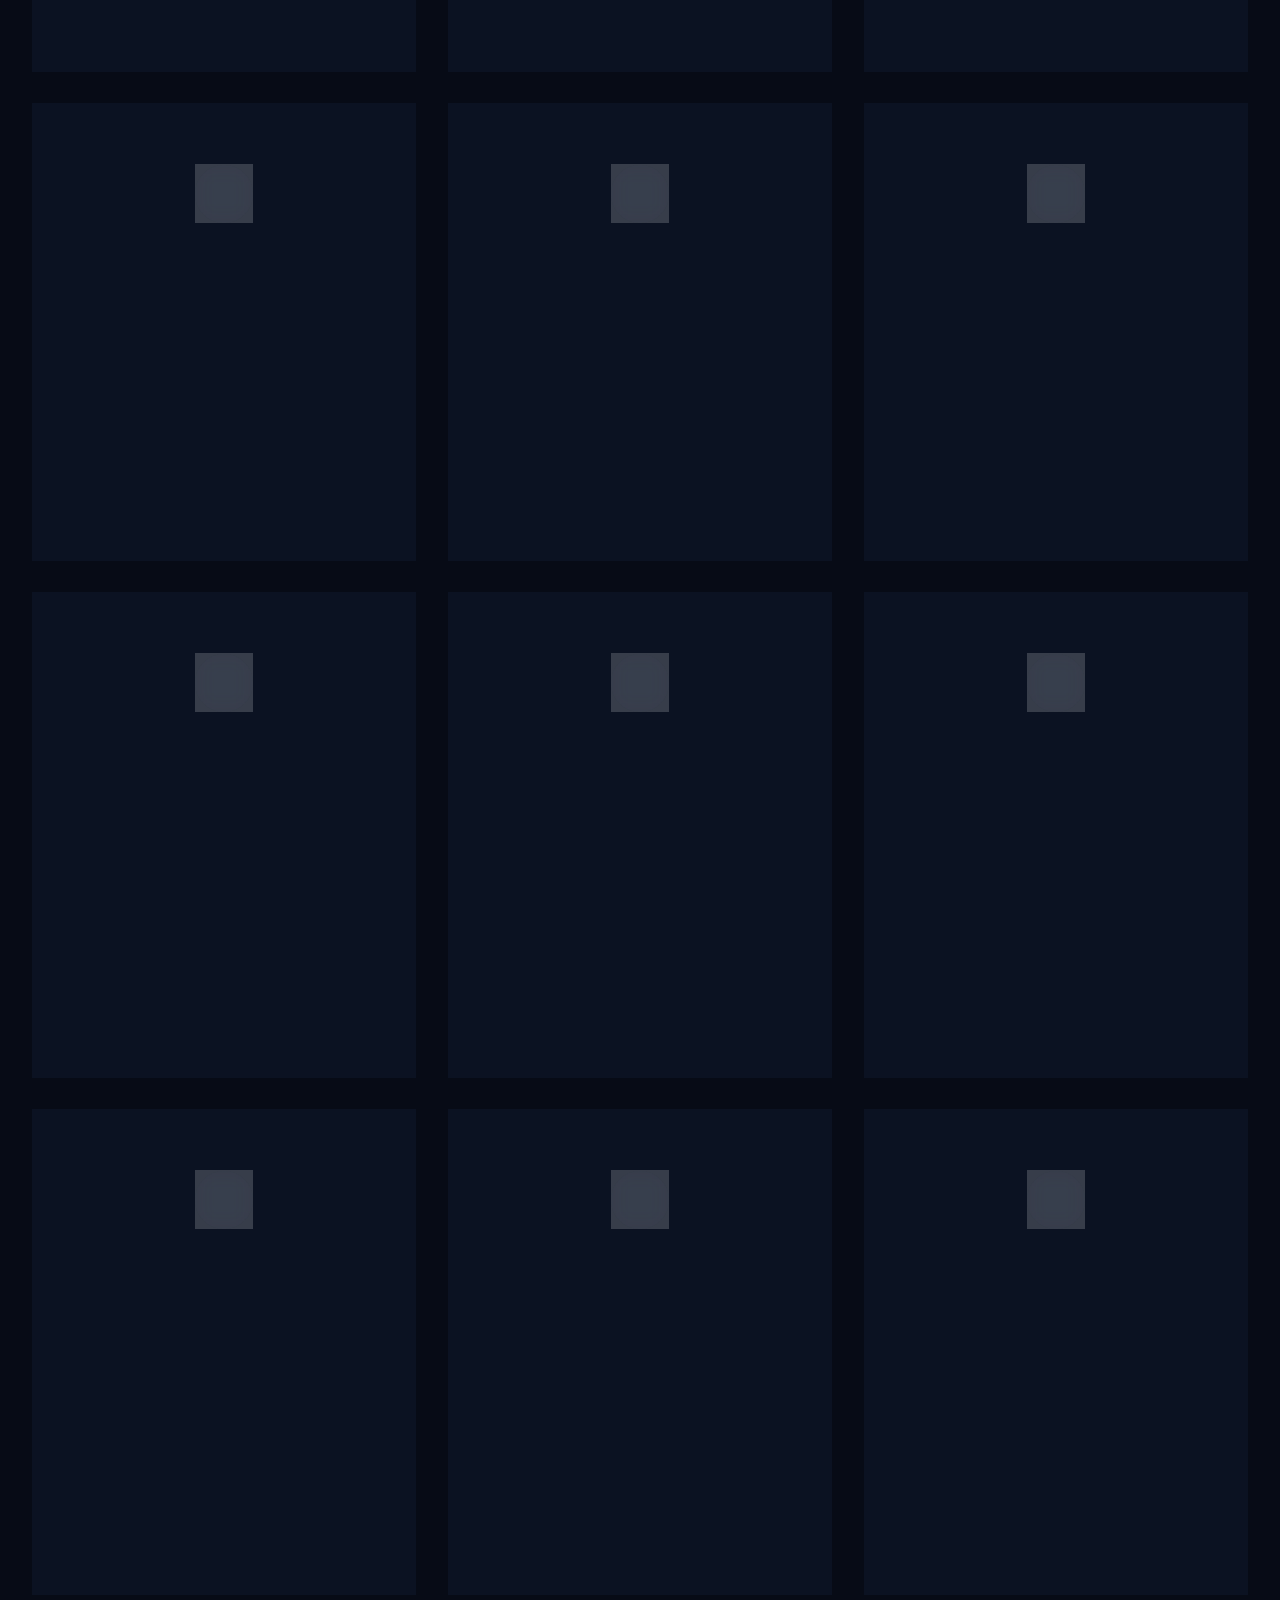
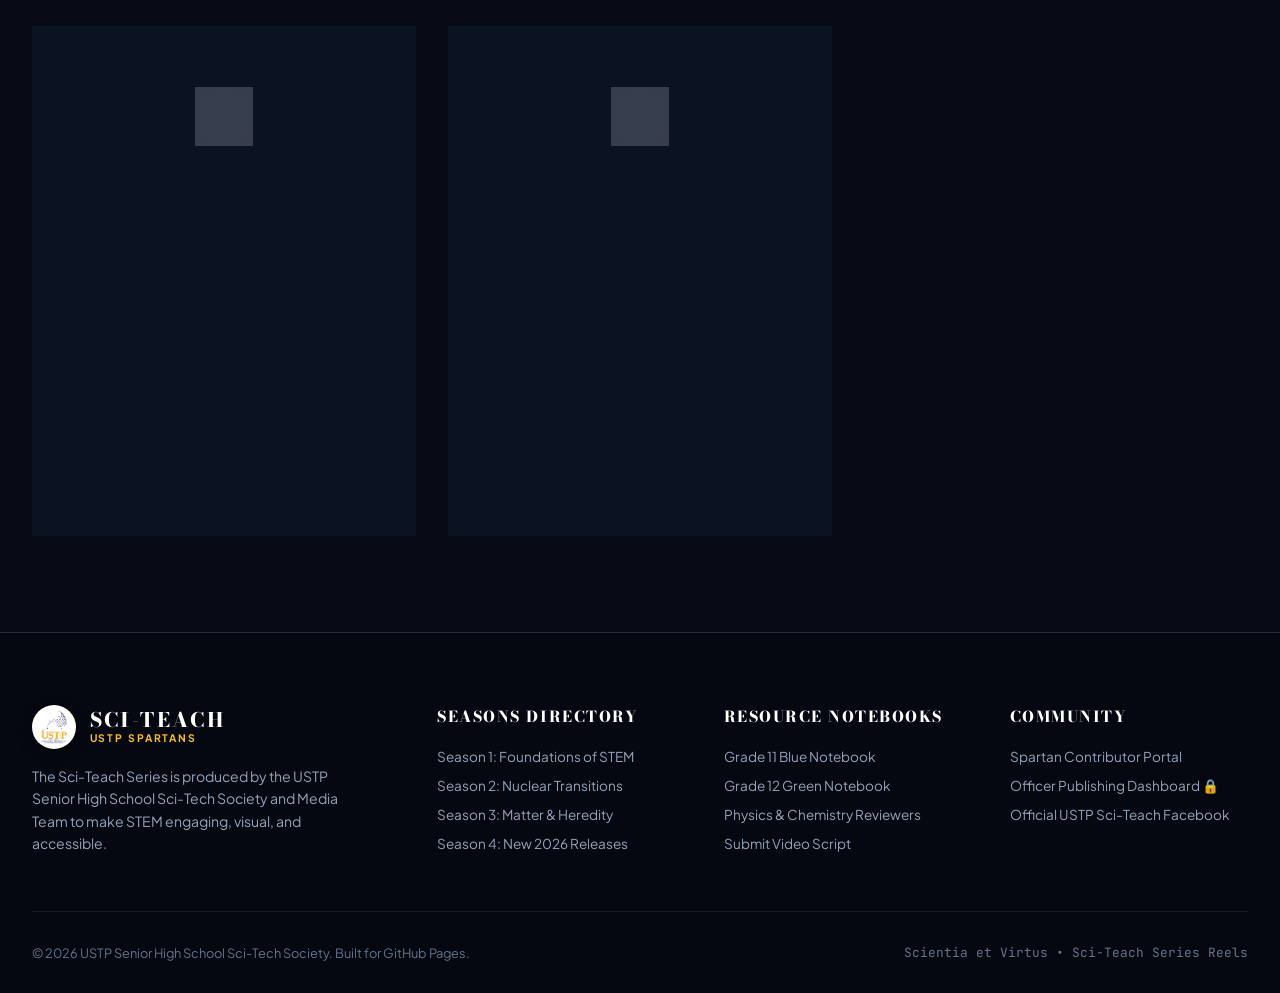
<file: series.html>
<!DOCTYPE html>
<html lang="en">
<head>
  <meta charset="UTF-8">
  <meta name="viewport" content="width=device-width, initial-scale=1.0">
  <title>Sci-Teach Series Hub | Seasons 1–4 Facebook Reels</title>
  <meta name="description" content="Watch all seasons of the Sci-Teach Series. High-yield video tutorials and Facebook reels covering core Senior High School STEM subjects.">
  <meta name="theme-color" content="#070a13">

  <link rel="stylesheet" href="assets/css/style.css">
</head>
<body data-page="series">

  <!-- TOP FLOATING GLASSMORPHIC PILL NAVIGATION -->
  <header class="site-header" role="banner">
    <div class="nav-container">
      
      <!-- Brand Logo Left with Official USTP Emblem -->
      <a href="index.html" class="brand-logo" aria-label="Sci-Teach Library Home">
        <div class="brand-emblem">
          <img src="assets/images/ustp-logo-transparent.png" alt="USTP Logo" width="36" height="36">
        </div>
        <div class="brand-title-group">
          <span class="brand-title">Sci-Teach</span>
          <span class="brand-subtitle">Series Reels</span>
        </div>
      </a>

      <nav class="center-nav-pill" role="navigation" aria-label="Main Navigation">
        <a href="index.html" class="nav-link">Home</a>
        <a href="grade-11.html" class="nav-link">Grade 11</a>
        <a href="grade-12.html" class="nav-link">Grade 12</a>
        <a href="series.html" class="nav-link active">Sci-Teach Series</a>
      </nav>

      <div class="nav-actions">
        <a href="contribute.html" class="circle-arrow-btn" title="Submit Resources" aria-label="Submit Resources">↗</a>
        <a href="contribute.html" class="nav-cta-pill">
          <span>Contribute</span>
        </a>
      </div>

      <button class="mobile-toggle" aria-label="Toggle Navigation Menu" aria-expanded="false">
        <svg width="24" height="24" viewBox="0 0 24 24" fill="none" stroke="currentColor" stroke-width="2">
          <line x1="3" y1="12" x2="21" y2="12"></line>
          <line x1="3" y1="6" x2="21" y2="6"></line>
          <line x1="3" y1="18" x2="21" y2="18"></line>
        </svg>
      </button>

    </div>
  </header>

  <!-- MOBILE SLIDE-OVER DRAWER -->
  <div class="mobile-drawer" role="dialog" aria-modal="true">
    <nav class="mobile-drawer-links">
      <a href="index.html" class="mobile-drawer-link">Home Hub</a>
      <a href="grade-11.html" class="mobile-drawer-link">Grade 11 Resources</a>
      <a href="grade-12.html" class="mobile-drawer-link">Grade 12 Resources</a>
      <a href="series.html" class="mobile-drawer-link active">Sci-Teach Series</a>
      <a href="contribute.html" class="mobile-drawer-link">Contribute Portal</a>
    </nav>
  </div>

  <main>
    <!-- PAGE HERO HEADER -->
    <header class="page-hero">
      <div class="page-hero-inner">
        <span class="section-pill-badge badge-violet">
          <svg width="14" height="14" viewBox="0 0 24 24" fill="currentColor"><polygon points="5 3 19 12 5 21 5 3"></polygon></svg>
          Sci-Teach Series • Seasons 1–4 Reels
        </span>
        <h1 class="page-title">Sci-Teach Video Tutorials</h1>
        <p class="page-description">
          Bite-sized, high-production Facebook Reels explaining complex STEM formulas, real-world science phenomena, and laboratory fundamentals. Streaming with zero friction.
        </p>

        <!-- SEASON SELECTOR TABS -->
        <div class="filter-tabs-row" style="margin-top: 1rem;">
          <button type="button" class="tab-pill-btn active theme-series" data-season-target="all">
            All Seasons (1–4)
          </button>
          <button type="button" class="tab-pill-btn" data-season-target="1">
            Season 1: Foundations
          </button>
          <button type="button" class="tab-pill-btn" data-season-target="2">
            Season 2: Nuclear & E&M
          </button>
          <button type="button" class="tab-pill-btn" data-season-target="3">
            Season 3: Matter & Heredity
          </button>
          <button type="button" class="tab-pill-btn" data-season-target="4">
            Season 4: New 2026 Frontiers
          </button>
        </div>
      </div>
    </header>

    <!-- CONTENT & FILTER SECTION -->
    <section class="container" style="padding-top: 3rem; padding-bottom: 6rem;">
      
      <!-- CONTROLS BAR: SEARCH -->
      <div class="controls-bar">
        <div class="search-box-wrap">
          <svg class="search-icon" width="18" height="18" viewBox="0 0 24 24" fill="none" stroke="currentColor" stroke-width="2">
            <circle cx="11" cy="11" r="8"></circle>
            <line x1="21" y1="21" x2="16.65" y2="16.65"></line>
          </svg>
          <input 
            type="text" 
            id="seriesSearch" 
            class="search-input" 
            placeholder="Search reels by title (e.g. Rocks, Coulomb's Law, Decay, Fusion)..." 
            autocomplete="off"
            aria-label="Search Series Reels"
          >
          <button type="button" id="seriesSearchClear" class="search-clear-btn" aria-label="Clear Search">✕</button>
        </div>

        <div style="font-size: 0.82rem; color: var(--text-muted); display: flex; align-items: center; gap: 0.5rem;">
          <span style="display: inline-block; width: 8px; height: 8px; border-radius: 50%; background: #22c55e;"></span>
          18 Official Facebook Reels Online
        </div>
      </div>

      <!-- DYNAMIC EPISODES GRID -->
      <div id="seriesGridContainer" class="series-reels-grid">
        <!-- Dynamically rendered from data.js -->
      </div>

    </section>
  </main>

  <!-- FOOTER -->
  <footer class="site-footer" role="contentinfo">
    <div class="container">
      <div class="footer-grid">
        <div class="footer-brand">
          <div class="brand-logo">
            <div class="brand-emblem">
              <img src="assets/images/ustp-logo-transparent.png" alt="USTP Logo" width="36" height="36">
            </div>
            <div class="brand-title-group">
              <span class="brand-title">Sci-Teach</span>
              <span class="brand-subtitle">USTP Spartans</span>
            </div>
          </div>
          <p>The Sci-Teach Series is produced by the USTP Senior High School Sci-Tech Society and Media Team to make STEM engaging, visual, and accessible.</p>
        </div>

        <div>
          <h4 class="footer-col-title">Seasons Directory</h4>
          <div class="footer-links">
            <a href="series.html">Season 1: Foundations of STEM</a>
            <a href="series.html">Season 2: Nuclear Transitions</a>
            <a href="series.html">Season 3: Matter & Heredity</a>
            <a href="series.html">Season 4: New 2026 Releases</a>
          </div>
        </div>

        <div>
          <h4 class="footer-col-title">Resource Notebooks</h4>
          <div class="footer-links">
            <a href="grade-11.html">Grade 11 Blue Notebook</a>
            <a href="grade-12.html">Grade 12 Green Notebook</a>
            <a href="grade-12.html">Physics & Chemistry Reviewers</a>
            <a href="contribute.html">Submit Video Script</a>
          </div>
        </div>

        <div>
          <h4 class="footer-col-title">Community</h4>
          <div class="footer-links">
            <a href="contribute.html">Spartan Contributor Portal</a>
            <a href="admin.html">Officer Publishing Dashboard 🔒</a>
            <a href="https://facebook.com" target="_blank" rel="noopener noreferrer">Official USTP Sci-Teach Facebook</a>
          </div>
        </div>
      </div>

      <div class="footer-bottom">
        <div>© 2026 USTP Senior High School Sci-Tech Society. Built for GitHub Pages.</div>
        <div style="font-family: var(--font-mono);">Scientia et Virtus • Sci-Teach Series Reels</div>
      </div>
    </div>
  </footer>

  <script src="assets/js/data.js"></script>
  <script src="assets/js/app.js"></script>
</body>
</html>
</file>
<file: assets/css/style.css>
/* ===================================================================
   SCI-TEACH LIBRARY — OFFICIAL STYLESHEET
   University of Science and Technology of Southern Philippines (USTP)
   Senior High School STEM Program ("Spartans")
   Aesthetic: Spartan Cinematic Sci-Fi / High-Contrast Luxury Tech / Glassmorphism
   Exact Layout Reference: Spartan Warrior & Floating Glass Elements
   =================================================================== */

@import url('https://fonts.googleapis.com/css2?family=Bodoni+Moda:ital,opsz,wght@0,6..96,600..900;1,6..96,600..900&family=Cinzel:wght@600;700;800;900&family=Plus+Jakarta+Sans:ital,wght@0,300;0,400;0,500;0,600;0,700;0,800;1,400;1,600&family=JetBrains+Mono:wght@400;500;600&display=swap');

/* --- ROOT VARIABLES & COLOR THEMES --- */
:root {
  /* Core Palette */
  --color-bg-dark: #070b16;
  --color-bg-deep: #090e1c;
  --color-bg-card: rgba(15, 23, 42, 0.72);
  --color-bg-card-hover: rgba(30, 41, 59, 0.85);

  --color-primary: #1e3a8a;          /* Science Blue */
  --color-primary-light: #3b82f6;
  --color-primary-glow: rgba(59, 130, 246, 0.35);

  /* Grade & Hub Palette */
  --theme-g11: #0284c7;             /* Soft Sky Blue / Cyan (Blue Notebook) */
  --theme-g11-glow: rgba(2, 132, 199, 0.3);
  --theme-g11-light: #38bdf8;
  --theme-g11-bg: rgba(2, 132, 199, 0.12);

  --theme-g12: #059669;             /* Bio/Chem Green (Green Notebook) */
  --theme-g12-glow: rgba(5, 150, 105, 0.3);
  --theme-g12-light: #34d399;
  --theme-g12-bg: rgba(5, 150, 105, 0.12);

  --theme-series: #7c3aed;          /* Sci-Teach Series Vibrant Violet */
  --theme-series-glow: rgba(124, 58, 237, 0.35);
  --theme-series-light: #a78bfa;
  --theme-series-bg: rgba(124, 58, 237, 0.12);

  --theme-gold: #d97706;            /* Spartan Gold / Bronze */
  --theme-gold-light: #fbbf24;
  --theme-gold-glow: rgba(245, 158, 11, 0.35);

  /* Glassmorphic Specs */
  --glass-bg: rgba(15, 23, 42, 0.65);
  --glass-border: rgba(255, 255, 255, 0.14);
  --glass-border-hover: rgba(255, 255, 255, 0.3);
  --glass-blur: blur(20px);
  --glass-blur-sm: blur(12px);

  /* Typography */
  --font-serif: 'Bodoni Moda', 'Cinzel', Georgia, serif;
  --font-cinzel: 'Cinzel', Georgia, serif;
  --font-sans: 'Plus Jakarta Sans', system-ui, -apple-system, sans-serif;
  --font-mono: 'JetBrains Mono', monospace;

  /* Text Colors */
  --text-pure: #ffffff;
  --text-main: #f1f5f9;
  --text-muted: #94a3b8;
  --text-subtle: #64748b;

  /* Radius & Shadows */
  --radius-xs: 6px;
  --radius-sm: 10px;
  --radius-md: 16px;
  --radius-lg: 24px;
  --radius-full: 9999px;

  --shadow-subtle: 0 4px 20px rgba(0, 0, 0, 0.35);
  --shadow-card: 0 10px 30px -5px rgba(0, 0, 0, 0.6), 0 0 0 1px var(--glass-border);
  --shadow-glow: 0 0 35px rgba(59, 130, 246, 0.2);

  --container-max: 1320px;
  --header-height: 84px;
  --transition: all 0.28s cubic-bezier(0.16, 1, 0.3, 1);
}

/* --- RESET & BASE --- */
*, *::before, *::after {
  box-sizing: border-box;
  margin: 0;
  padding: 0;
}

html {
  font-size: 16px;
  scroll-behavior: smooth;
  background-color: var(--color-bg-dark);
  color: var(--text-main);
  font-family: var(--font-sans);
  -webkit-font-smoothing: antialiased;
}

body {
  min-height: 100vh;
  display: flex;
  flex-direction: column;
  overflow-x: hidden;
  background-color: var(--color-bg-dark);
}

img {
  max-width: 100%;
  display: block;
}

a {
  color: inherit;
  text-decoration: none;
  transition: var(--transition);
}

button, input, select, textarea {
  font-family: inherit;
  font-size: inherit;
  color: inherit;
  border: none;
  outline: none;
  background: none;
}

button {
  cursor: pointer;
}

.container {
  width: 100%;
  max-width: var(--container-max);
  margin: 0 auto;
  padding: 0 2rem;
}

/* ===================================================================
   TOP FLOATING GLASSMORPHIC NAVIGATION (EXACT LAYOUT REFERENCE)
   =================================================================== */
.site-header {
  position: absolute;
  top: 0;
  left: 0;
  right: 0;
  z-index: 1000;
  padding: 1.75rem 3.5rem;
  transition: var(--transition);
}

.site-header.scrolled {
  position: fixed;
  padding: 1rem 3.5rem;
  background: rgba(7, 11, 22, 0.88);
  backdrop-filter: var(--glass-blur);
  -webkit-backdrop-filter: var(--glass-blur);
  border-bottom: 1px solid rgba(255, 255, 255, 0.1);
}

.nav-container {
  max-width: var(--container-max);
  margin: 0 auto;
  display: flex;
  align-items: center;
  justify-content: space-between;
  gap: 1.5rem;
}

/* Brand Logo (USTP Logo Emblem + Typography) */
.brand-logo {
  display: flex;
  align-items: center;
  gap: 0.85rem;
  text-decoration: none;
  z-index: 10;
}

.brand-emblem {
  width: 44px;
  height: 44px;
  border-radius: 50%;
  background: #ffffff;
  display: flex;
  align-items: center;
  justify-content: center;
  padding: 4px;
  box-shadow: 0 4px 15px rgba(0, 0, 0, 0.4);
  flex-shrink: 0;
  transition: transform 0.25s ease;
}

.brand-logo:hover .brand-emblem {
  transform: scale(1.08);
}

.brand-emblem img {
  width: 100%;
  height: 100%;
  object-fit: contain;
}

.brand-title-group {
  display: flex;
  flex-direction: column;
}

.brand-title {
  font-family: var(--font-serif);
  font-size: 1.25rem;
  font-weight: 800;
  letter-spacing: 0.12em;
  color: var(--text-pure);
  text-transform: uppercase;
  line-height: 1.1;
}

.brand-subtitle {
  font-size: 0.65rem;
  font-weight: 700;
  letter-spacing: 0.18em;
  color: var(--theme-gold-light);
  text-transform: uppercase;
}

/* Centered Capsule Pill Nav (Matches Reference) */
.center-nav-pill {
  display: flex;
  align-items: center;
  gap: 0.25rem;
  padding: 0.35rem 0.65rem;
  background: rgba(18, 25, 40, 0.55);
  border: 1px solid rgba(255, 255, 255, 0.14);
  border-radius: var(--radius-full);
  backdrop-filter: var(--glass-blur);
  -webkit-backdrop-filter: var(--glass-blur);
  box-shadow: 0 8px 30px rgba(0, 0, 0, 0.4);
  transition: var(--transition);
}

.center-nav-pill:hover {
  border-color: rgba(255, 255, 255, 0.25);
}

.nav-link {
  padding: 0.55rem 1.35rem;
  font-size: 0.78rem;
  font-weight: 700;
  letter-spacing: 0.08em;
  text-transform: uppercase;
  color: rgba(255, 255, 255, 0.7);
  border-radius: var(--radius-full);
  transition: var(--transition);
  white-space: nowrap;
}

.nav-link:hover {
  color: #ffffff;
}

.nav-link.active {
  color: #ffffff;
  background: rgba(255, 255, 255, 0.2);
  box-shadow: 0 2px 10px rgba(0, 0, 0, 0.3), inset 0 1px 0 rgba(255, 255, 255, 0.25);
}

/* Nav Actions Right: Circle Arrow & Distinct Pill Button */
.nav-actions {
  display: flex;
  align-items: center;
  gap: 0.75rem;
  z-index: 10;
}

.circle-arrow-btn {
  width: 44px;
  height: 44px;
  border-radius: var(--radius-full);
  background: #ffffff;
  color: #070b16;
  display: flex;
  align-items: center;
  justify-content: center;
  font-size: 1.25rem;
  font-weight: 800;
  transition: transform 0.25s ease, box-shadow 0.25s ease;
  box-shadow: 0 4px 15px rgba(255, 255, 255, 0.25);
}

.circle-arrow-btn:hover {
  transform: scale(1.08) rotate(45deg);
  box-shadow: 0 6px 25px rgba(255, 255, 255, 0.45);
}

.nav-cta-pill {
  padding: 0.75rem 1.65rem;
  border-radius: var(--radius-full);
  background: #ffffff;
  color: #070b16;
  font-size: 0.78rem;
  font-weight: 800;
  letter-spacing: 0.08em;
  text-transform: uppercase;
  transition: transform 0.25s ease, box-shadow 0.25s ease;
  box-shadow: 0 4px 15px rgba(255, 255, 255, 0.2);
  display: inline-flex;
  align-items: center;
  gap: 0.45rem;
}

.nav-cta-pill:hover {
  transform: translateY(-2px);
  box-shadow: 0 6px 25px rgba(255, 255, 255, 0.4);
}

/* Mobile Toggle & Drawer */
.mobile-toggle {
  display: none;
  width: 44px;
  height: 44px;
  border-radius: var(--radius-full);
  background: rgba(18, 25, 40, 0.65);
  border: 1px solid var(--glass-border);
  color: #fff;
  align-items: center;
  justify-content: center;
  cursor: pointer;
  z-index: 100;
}

.mobile-drawer {
  position: fixed;
  inset: 0;
  background: rgba(7, 11, 22, 0.96);
  backdrop-filter: blur(25px);
  z-index: 999;
  display: flex;
  flex-direction: column;
  padding: 6.5rem 2.5rem 3rem;
  transform: translateY(-100%);
  opacity: 0;
  pointer-events: none;
  transition: transform 0.4s cubic-bezier(0.16, 1, 0.3, 1), opacity 0.3s ease;
}

.mobile-drawer.open {
  transform: translateY(0);
  opacity: 1;
  pointer-events: auto;
}

.mobile-drawer-links {
  display: flex;
  flex-direction: column;
  gap: 1.5rem;
}

.mobile-drawer-link {
  font-family: var(--font-serif);
  font-size: 1.45rem;
  font-weight: 700;
  letter-spacing: 0.06em;
  color: var(--text-muted);
  text-transform: uppercase;
  display: flex;
  align-items: center;
  justify-content: space-between;
  padding-bottom: 0.85rem;
  border-bottom: 1px solid rgba(255, 255, 255, 0.08);
}

.mobile-drawer-link.active,
.mobile-drawer-link:hover {
  color: #fff;
  border-color: #fff;
}

/* ===================================================================
   HERO COVER (REVISED SPARTAN COMPOSITION WITH AMPLE NEGATIVE SPACE)
   =================================================================== */
.hero-cinematic {
  position: relative;
  min-height: 100vh;
  width: 100%;
  display: flex;
  align-items: center;
  padding: calc(var(--header-height) + 2rem) 3.5rem 4rem;
  overflow: hidden;
  background-color: #070b16;
}

/* Revised Library Hero Scene (High-Resolution Background Shifted Right for Negative Space) */
.hero-backdrop {
  position: absolute;
  inset: 0;
  z-index: 1;
  background-image: url('../images/hero-library.png');
  background-size: cover;
  background-position: 78% center;
  background-repeat: no-repeat;
}

/* Directional Navy Gradient: Deep luxury slate on the left to anchor the large typography, fading across the center */
.hero-overlay {
  position: absolute;
  inset: 0;
  z-index: 2;
  background: 
    linear-gradient(to right, 
      rgba(7, 12, 26, 0.94) 0%, 
      rgba(7, 12, 26, 0.88) 32%, 
      rgba(7, 12, 26, 0.65) 52%, 
      rgba(7, 12, 26, 0.22) 72%, 
      rgba(7, 12, 26, 0.38) 100%
    ),
    linear-gradient(to bottom, 
      rgba(7, 12, 26, 0.50) 0%, 
      transparent 22%, 
      transparent 68%, 
      rgba(7, 10, 19, 0.96) 100%
    );
  pointer-events: none;
}

/* Hero Content Distribution */
.hero-layout-grid {
  position: relative;
  z-index: 10;
  width: 100%;
  max-width: var(--container-max);
  margin: 0 auto;
  display: flex;
  align-items: flex-start;
  justify-content: space-between;
  gap: 3rem;
  min-height: calc(100vh - var(--header-height) - 4rem);
  padding-top: 1.25rem;
}

/* --- HERO LEFT: DRAMATICALLY SCALED DOMINANT VISUAL ANCHOR --- */
.hero-left-content {
  display: flex;
  flex-direction: column;
  justify-content: flex-start;
  width: 50%;
  max-width: 680px;
  margin-top: 0.5rem;
  margin-bottom: 2rem;
}

.hero-title-group {
  display: flex;
  flex-direction: column;
}

/* Dramatically Scaled Dominant Main Headline */
.hero-main-title {
  font-family: var(--font-serif);
  font-size: clamp(3.2rem, 5.2vw, 5.6rem);
  font-weight: 900;
  line-height: 0.98;
  letter-spacing: -0.015em;
  text-transform: uppercase;
  color: #ffffff;
  margin-bottom: 1.15rem;
  text-shadow: 0 4px 25px rgba(0, 0, 0, 0.9);
}

/* Proportionally Scaled Slogan */
.hero-slogan {
  font-family: var(--font-serif);
  font-size: clamp(1.45rem, 2.25vw, 2.35rem);
  font-weight: 800;
  line-height: 1.2;
  letter-spacing: 0.04em;
  text-transform: uppercase;
  color: rgba(255, 255, 255, 0.92);
  margin-bottom: 2.5rem;
  text-shadow: 0 3px 18px rgba(0, 0, 0, 0.8);
}

.hero-dash {
  font-weight: 400;
  color: var(--theme-gold-light);
  margin-right: 0.35rem;
}

/* Bold Vertical Accent + Doubled Body Text Paragraph */
.hero-subtext-block {
  position: relative;
  padding-left: 1.85rem;
  max-width: 620px;
}

.hero-subtext-block::before {
  content: '';
  position: absolute;
  left: 0;
  top: 6px;
  bottom: 6px;
  width: 3px;
  border-radius: 2px;
  background: linear-gradient(180deg, var(--theme-gold-light) 0%, rgba(255, 255, 255, 0.6) 100%);
}

/* Doubled Font Size for High Legibility (No Longer Small Caption Text) */
.hero-subtext {
  font-family: var(--font-sans);
  font-size: clamp(1.15rem, 1.5vw, 1.6rem);
  line-height: 1.65;
  font-weight: 500;
  color: rgba(255, 255, 255, 0.9);
  text-shadow: 0 2px 12px rgba(0, 0, 0, 0.7);
}

/* --- HERO RIGHT: SCALED IRIDESCENT LIQUID-GLASS CARD --- */
.hero-floating-cards {
  display: flex;
  align-items: flex-end;
  align-self: flex-end;
  margin-bottom: 2rem;
  margin-right: 1rem;
  flex-shrink: 0;
}

/* Refined Iridescent Liquid-Glass Card (Scaled to Complement Larger Hero Text) */
.hero-card-holo {
  width: 345px;
  min-height: 355px;
  border-radius: 26px;
  /* Ultra-translucent liquid-glass surface: faint cyan, silver, and warm-white */
  background: 
    radial-gradient(circle at 80% 20%, rgba(147, 197, 253, 0.14) 0%, transparent 55%),
    radial-gradient(circle at 20% 80%, rgba(244, 214, 255, 0.10) 0%, transparent 60%),
    linear-gradient(135deg, 
      rgba(255, 255, 255, 0.10) 0%, 
      rgba(255, 255, 255, 0.02) 40%, 
      rgba(180, 220, 255, 0.05) 75%, 
      rgba(255, 255, 255, 0.07) 100%
    ),
    rgba(10, 16, 30, 0.35);
  /* Moderate blur with color saturation and brightness so background colors pop */
  backdrop-filter: blur(14px) saturate(190%) brightness(104%);
  -webkit-backdrop-filter: blur(14px) saturate(190%) brightness(104%);
  /* Subtle cool-white border */
  border: 1px solid rgba(255, 255, 255, 0.24);
  /* Faint inner highlight along top and side edges + deep ambient drop shadow */
  box-shadow: 
    inset 0 1.5px 1px 0 rgba(255, 255, 255, 0.5),
    inset 1px 0 1px 0 rgba(255, 255, 255, 0.15),
    inset -1px 0 1px 0 rgba(255, 255, 255, 0.1),
    inset 0 -1.5px 1.5px 0 rgba(147, 197, 253, 0.2),
    0 25px 50px rgba(0, 0, 0, 0.45),
    0 0 25px rgba(56, 189, 248, 0.12);
  padding: 1.85rem 1.75rem;
  display: flex;
  flex-direction: column;
  justify-content: space-between;
  position: relative;
  overflow: hidden;
  transition: transform 0.35s ease, box-shadow 0.35s ease, border-color 0.35s ease;
}

/* Flowing prismatic iridescent reflection overlay from generated wave texture */
.hero-card-holo::before {
  content: '';
  position: absolute;
  inset: 0;
  border-radius: 26px;
  background-image: url('../images/glass-iridescent.png');
  background-size: cover;
  background-position: center;
  mix-blend-mode: screen;
  opacity: 0.5;
  pointer-events: none;
  transition: opacity 0.35s ease, transform 0.5s ease;
}

/* Localized specular prism rim along the top edge */
.hero-card-holo::after {
  content: '';
  position: absolute;
  top: 0;
  left: 12%;
  right: 20%;
  height: 1.5px;
  background: linear-gradient(90deg, 
    transparent 0%, 
    rgba(255, 255, 255, 0.95) 25%, 
    rgba(147, 197, 253, 0.9) 55%, 
    rgba(244, 214, 255, 0.8) 80%, 
    transparent 100%
  );
  pointer-events: none;
}

.hero-card-holo:hover {
  transform: translateY(-6px);
  border-color: rgba(255, 255, 255, 0.38);
  box-shadow: 
    inset 0 1.5px 1px rgba(255, 255, 255, 0.6),
    0 30px 60px rgba(0, 0, 0, 0.55), 
    0 0 35px rgba(147, 197, 253, 0.25);
}

.hero-card-holo:hover::before {
  opacity: 0.72;
  transform: scale(1.03);
}

.holo-card-top {
  display: flex;
  align-items: center;
  justify-content: space-between;
  margin-bottom: 1rem;
  position: relative;
  z-index: 2;
}

.holo-shield-badge {
  width: 44px;
  height: 44px;
  border-radius: 50%;
  background: rgba(255, 255, 255, 0.14);
  border: 1px solid rgba(255, 255, 255, 0.28);
  display: flex;
  align-items: center;
  justify-content: center;
  color: #fff;
  box-shadow: 0 4px 15px rgba(0, 0, 0, 0.2);
}

.holo-badge-pill {
  font-size: 0.72rem;
  font-weight: 700;
  letter-spacing: 0.12em;
  color: var(--theme-gold-light);
  background: rgba(255, 255, 255, 0.08);
  padding: 0.3rem 0.75rem;
  border-radius: var(--radius-full);
  border: 1px solid rgba(255, 255, 255, 0.12);
  text-transform: uppercase;
}

.holo-card-center {
  position: relative;
  z-index: 2;
  margin: 0.75rem 0;
}

.holo-title {
  font-family: var(--font-serif);
  font-size: 1.4rem;
  font-weight: 800;
  line-height: 1.15;
  letter-spacing: 0.04em;
  text-transform: uppercase;
  color: #ffffff;
  margin-bottom: 0.65rem;
  text-shadow: 0 2px 10px rgba(0, 0, 0, 0.6);
}

.holo-desc {
  font-size: 0.88rem;
  line-height: 1.6;
  color: rgba(255, 255, 255, 0.9);
}

/* Card Footer with smaller text */
.holo-card-footer {
  padding-top: 0.85rem;
  border-top: 1px solid rgba(255, 255, 255, 0.15);
  margin-top: 0.75rem;
  position: relative;
  z-index: 2;
}

.holo-footer-text {
  font-size: 0.68rem;
  font-weight: 700;
  letter-spacing: 0.12em;
  color: rgba(255, 255, 255, 0.78);
  text-transform: uppercase;
  font-family: var(--font-sans);
  display: block;
}



/* ===================================================================
   SECTION HEADINGS & BADGES
   =================================================================== */
.section-header {
  text-align: center;
  max-width: 720px;
  margin: 0 auto 3.5rem;
}

.section-pill-badge {
  display: inline-flex;
  align-items: center;
  gap: 0.45rem;
  padding: 0.35rem 0.95rem;
  border-radius: var(--radius-full);
  font-size: 0.72rem;
  font-weight: 700;
  letter-spacing: 0.14em;
  text-transform: uppercase;
  margin-bottom: 1rem;
  backdrop-filter: var(--glass-blur-sm);
}

.badge-blue {
  background: var(--theme-g11-bg);
  border: 1px solid rgba(2, 132, 199, 0.35);
  color: var(--theme-g11-light);
}

.badge-green {
  background: var(--theme-g12-bg);
  border: 1px solid rgba(5, 150, 105, 0.35);
  color: var(--theme-g12-light);
}

.badge-violet {
  background: var(--theme-series-bg);
  border: 1px solid rgba(124, 58, 237, 0.35);
  color: var(--theme-series-light);
}

.badge-gold {
  background: rgba(217, 119, 6, 0.15);
  border: 1px solid rgba(245, 158, 11, 0.35);
  color: var(--theme-gold-light);
}

.section-title {
  font-family: var(--font-serif);
  font-size: clamp(2rem, 3.5vw, 2.8rem);
  font-weight: 800;
  letter-spacing: 0.04em;
  color: #fff;
  line-height: 1.15;
  margin-bottom: 0.85rem;
  text-transform: uppercase;
}

.section-subtitle {
  font-size: 1rem;
  line-height: 1.6;
  color: var(--text-muted);
}

/* ===================================================================
   "WHAT'S NEW?" ANNOUNCEMENTS SECTION
   =================================================================== */
.whats-new-section {
  position: relative;
  padding: 6.5rem 0;
  background: linear-gradient(180deg, #070a13 0%, #0b1120 100%);
  border-bottom: 1px solid var(--glass-border);
}

.whats-new-grid {
  display: grid;
  grid-template-columns: repeat(auto-fit, minmax(320px, 1fr));
  gap: 1.75rem;
}

.announcement-card {
  background: var(--glass-bg);
  border: 1px solid var(--glass-border);
  border-radius: var(--radius-md);
  padding: 1.85rem;
  backdrop-filter: var(--glass-blur);
  transition: var(--transition);
  position: relative;
  display: flex;
  flex-direction: column;
  justify-content: space-between;
}

.announcement-card:hover {
  transform: translateY(-4px);
  border-color: rgba(255, 255, 255, 0.28);
  box-shadow: var(--shadow-card), var(--shadow-glow);
}

.ann-card-header {
  display: flex;
  align-items: center;
  justify-content: space-between;
  margin-bottom: 1.25rem;
}

.ann-date {
  font-family: var(--font-mono);
  font-size: 0.78rem;
  color: var(--theme-gold-light);
  font-weight: 600;
  display: flex;
  align-items: center;
  gap: 0.4rem;
}

.ann-badge {
  font-size: 0.68rem;
  font-weight: 700;
  text-transform: uppercase;
  letter-spacing: 0.08em;
  padding: 0.25rem 0.65rem;
  border-radius: var(--radius-full);
}

.ann-title {
  font-family: var(--font-serif);
  font-size: 1.25rem;
  font-weight: 700;
  color: #fff;
  line-height: 1.3;
  margin-bottom: 0.75rem;
}

.ann-desc {
  font-size: 0.88rem;
  line-height: 1.6;
  color: var(--text-muted);
  margin-bottom: 1.5rem;
}

.ann-footer-link {
  font-size: 0.82rem;
  font-weight: 700;
  letter-spacing: 0.06em;
  text-transform: uppercase;
  color: var(--color-primary-light);
  display: inline-flex;
  align-items: center;
  gap: 0.4rem;
}

.ann-footer-link:hover {
  color: #fff;
  gap: 0.6rem;
}

/* ===================================================================
   HUB SHORTCUT CARDS (NOTEBOOKS & GATEWAYS)
   =================================================================== */
.hub-shortcuts-section {
  position: relative;
  padding: 6.5rem 0;
  background: #080d19;
}

.shortcuts-grid {
  display: grid;
  grid-template-columns: repeat(auto-fit, minmax(280px, 1fr));
  gap: 2rem;
}

.shortcut-card {
  position: relative;
  border-radius: var(--radius-lg);
  padding: 2.25rem 1.85rem;
  backdrop-filter: var(--glass-blur);
  display: flex;
  flex-direction: column;
  justify-content: space-between;
  min-height: 380px;
  overflow: hidden;
  transition: var(--transition);
  text-decoration: none;
}

/* Blue Notebook Theme (Grade 11) */
.card-theme-g11 {
  background: linear-gradient(165deg, rgba(15, 23, 42, 0.9) 0%, rgba(2, 132, 199, 0.12) 100%);
  border: 1px solid rgba(2, 132, 199, 0.28);
}

.card-theme-g11::before {
  content: '';
  position: absolute;
  top: 0;
  left: 0;
  bottom: 0;
  width: 6px;
  background: linear-gradient(180deg, #0284c7, #38bdf8);
}

.card-theme-g11:hover {
  transform: translateY(-8px);
  border-color: rgba(2, 132, 199, 0.6);
  box-shadow: 0 20px 40px -10px rgba(2, 132, 199, 0.35);
}

/* Green Notebook Theme (Grade 12) */
.card-theme-g12 {
  background: linear-gradient(165deg, rgba(15, 23, 42, 0.9) 0%, rgba(5, 150, 105, 0.12) 100%);
  border: 1px solid rgba(5, 150, 105, 0.28);
}

.card-theme-g12::before {
  content: '';
  position: absolute;
  top: 0;
  left: 0;
  bottom: 0;
  width: 6px;
  background: linear-gradient(180deg, #059669, #34d399);
}

.card-theme-g12:hover {
  transform: translateY(-8px);
  border-color: rgba(5, 150, 105, 0.6);
  box-shadow: 0 20px 40px -10px rgba(5, 150, 105, 0.35);
}

/* Series Violet Theme */
.card-theme-series {
  background: linear-gradient(165deg, rgba(15, 23, 42, 0.9) 0%, rgba(124, 58, 237, 0.12) 100%);
  border: 1px solid rgba(124, 58, 237, 0.28);
}

.card-theme-series::before {
  content: '';
  position: absolute;
  top: 0;
  left: 0;
  bottom: 0;
  width: 6px;
  background: linear-gradient(180deg, #7c3aed, #a78bfa);
}

.card-theme-series:hover {
  transform: translateY(-8px);
  border-color: rgba(124, 58, 237, 0.6);
  box-shadow: 0 20px 40px -10px rgba(124, 58, 237, 0.35);
}

/* Contribution Portal Gold Box Theme */
.card-theme-contribute {
  background: linear-gradient(165deg, rgba(15, 23, 42, 0.9) 0%, rgba(217, 119, 6, 0.14) 100%);
  border: 1px solid rgba(217, 119, 6, 0.32);
}

.card-theme-contribute::before {
  content: '';
  position: absolute;
  top: 0;
  left: 0;
  bottom: 0;
  width: 6px;
  background: linear-gradient(180deg, #d97706, #fbbf24);
}

.card-theme-contribute:hover {
  transform: translateY(-8px);
  border-color: rgba(245, 158, 11, 0.65);
  box-shadow: 0 20px 40px -10px rgba(217, 119, 6, 0.35);
}

.shortcut-top {
  display: flex;
  align-items: center;
  justify-content: space-between;
  margin-bottom: 1.5rem;
}

.shortcut-icon-box {
  width: 52px;
  height: 52px;
  border-radius: var(--radius-md);
  display: flex;
  align-items: center;
  justify-content: center;
  font-size: 1.5rem;
  box-shadow: 0 8px 20px rgba(0, 0, 0, 0.3);
}

.card-theme-g11 .shortcut-icon-box {
  background: rgba(2, 132, 199, 0.2);
  color: var(--theme-g11-light);
  border: 1px solid rgba(2, 132, 199, 0.4);
}

.card-theme-g12 .shortcut-icon-box {
  background: rgba(5, 150, 105, 0.2);
  color: var(--theme-g12-light);
  border: 1px solid rgba(5, 150, 105, 0.4);
}

.card-theme-series .shortcut-icon-box {
  background: rgba(124, 58, 237, 0.2);
  color: var(--theme-series-light);
  border: 1px solid rgba(124, 58, 237, 0.4);
}

.card-theme-contribute .shortcut-icon-box {
  background: rgba(217, 119, 6, 0.2);
  color: var(--theme-gold-light);
  border: 1px solid rgba(245, 158, 11, 0.4);
}

.notebook-ribbon {
  font-size: 0.72rem;
  font-weight: 700;
  letter-spacing: 0.1em;
  text-transform: uppercase;
  padding: 0.3rem 0.75rem;
  border-radius: var(--radius-full);
  background: rgba(255, 255, 255, 0.08);
  color: #fff;
  border: 1px solid rgba(255, 255, 255, 0.12);
}

.shortcut-card-title {
  font-family: var(--font-serif);
  font-size: 1.45rem;
  font-weight: 800;
  color: #fff;
  line-height: 1.25;
  margin-bottom: 0.75rem;
  text-transform: uppercase;
}

.shortcut-card-desc {
  font-size: 0.88rem;
  line-height: 1.6;
  color: var(--text-muted);
  margin-bottom: 1.5rem;
}

.shortcut-tags-list {
  display: flex;
  flex-wrap: wrap;
  gap: 0.45rem;
  margin-bottom: 2rem;
}

.shortcut-tag {
  font-size: 0.7rem;
  font-weight: 600;
  padding: 0.2rem 0.55rem;
  border-radius: var(--radius-xs);
  background: rgba(255, 255, 255, 0.06);
  color: var(--text-muted);
  border: 1px solid rgba(255, 255, 255, 0.08);
}

.shortcut-action-bar {
  display: flex;
  align-items: center;
  justify-content: space-between;
  padding-top: 1.25rem;
  border-top: 1px solid rgba(255, 255, 255, 0.1);
  font-size: 0.85rem;
  font-weight: 700;
  letter-spacing: 0.06em;
  text-transform: uppercase;
  color: #fff;
}

.shortcut-action-bar svg {
  transition: transform 0.25s ease;
}

.shortcut-card:hover .shortcut-action-bar svg {
  transform: translateX(5px);
}

/* ===================================================================
   STATS STRIP
   =================================================================== */
.stats-strip {
  padding: 3.5rem 0;
  background: rgba(11, 17, 32, 0.85);
  border-top: 1px solid var(--glass-border);
  border-bottom: 1px solid var(--glass-border);
}

.stats-grid {
  display: grid;
  grid-template-columns: repeat(auto-fit, minmax(200px, 1fr));
  gap: 2rem;
  text-align: center;
}

.stat-item {
  display: flex;
  flex-direction: column;
  align-items: center;
}

.stat-number {
  font-family: var(--font-serif);
  font-size: clamp(2.2rem, 3.5vw, 3rem);
  font-weight: 900;
  color: #ffffff;
  line-height: 1;
  margin-bottom: 0.45rem;
  background: linear-gradient(135deg, #fff 40%, var(--theme-gold-light) 100%);
  -webkit-background-clip: text;
  -webkit-text-fill-color: transparent;
}

.stat-label {
  font-size: 0.78rem;
  font-weight: 700;
  letter-spacing: 0.12em;
  text-transform: uppercase;
  color: var(--text-muted);
}

/* ===================================================================
   INNER PAGE HERO HEADERS
   =================================================================== */
.page-hero {
  position: relative;
  padding: calc(var(--header-height) + 3.5rem) 2rem 4rem;
  background: linear-gradient(180deg, #090e1c 0%, #070a13 100%);
  border-bottom: 1px solid var(--glass-border);
  overflow: hidden;
}

.page-hero-inner {
  max-width: var(--container-max);
  margin: 0 auto;
  position: relative;
  z-index: 5;
}

.page-title {
  font-family: var(--font-serif);
  font-size: clamp(2.4rem, 4.5vw, 3.6rem);
  font-weight: 900;
  text-transform: uppercase;
  color: #fff;
  letter-spacing: 0.04em;
  line-height: 1.1;
  margin-bottom: 1rem;
}

.page-description {
  font-size: 1.05rem;
  color: var(--text-muted);
  max-width: 720px;
  line-height: 1.6;
  margin-bottom: 2rem;
}

/* ===================================================================
   CONTROLS BAR & FILTERS
   =================================================================== */
.controls-bar {
  display: flex;
  flex-wrap: wrap;
  align-items: center;
  justify-content: space-between;
  gap: 1.25rem;
  margin-bottom: 2.5rem;
  padding: 1.25rem 1.5rem;
  background: var(--glass-bg);
  border: 1px solid var(--glass-border);
  border-radius: var(--radius-md);
  backdrop-filter: var(--glass-blur);
}

.search-box-wrap {
  position: relative;
  flex: 1;
  min-width: 280px;
}

.search-input {
  width: 100%;
  padding: 0.75rem 1rem 0.75rem 2.85rem;
  border-radius: var(--radius-full);
  background: rgba(7, 10, 18, 0.7);
  border: 1px solid rgba(255, 255, 255, 0.15);
  color: #fff;
  font-size: 0.9rem;
  transition: var(--transition);
}

.search-input:focus {
  border-color: var(--color-primary-light);
  box-shadow: 0 0 15px var(--color-primary-glow);
}

.search-icon {
  position: absolute;
  left: 1rem;
  top: 50%;
  transform: translateY(-50%);
  color: var(--text-subtle);
  pointer-events: none;
}

.search-clear-btn {
  position: absolute;
  right: 1rem;
  top: 50%;
  transform: translateY(-50%);
  color: var(--text-subtle);
  font-size: 0.9rem;
  display: none;
}

.search-clear-btn.visible {
  display: block;
}

.filter-tabs-row {
  display: flex;
  flex-wrap: wrap;
  align-items: center;
  gap: 0.5rem;
}

.tab-pill-btn {
  padding: 0.55rem 1.25rem;
  border-radius: var(--radius-full);
  font-size: 0.8rem;
  font-weight: 700;
  letter-spacing: 0.06em;
  text-transform: uppercase;
  color: var(--text-muted);
  background: rgba(255, 255, 255, 0.05);
  border: 1px solid rgba(255, 255, 255, 0.1);
  transition: var(--transition);
}

.tab-pill-btn:hover {
  color: #fff;
  background: rgba(255, 255, 255, 0.1);
}

.tab-pill-btn.active {
  color: #fff;
  border-color: transparent;
  box-shadow: 0 4px 15px rgba(0, 0, 0, 0.4);
}

.tab-pill-btn.active.theme-g11 {
  background: var(--theme-g11);
  box-shadow: 0 4px 20px var(--theme-g11-glow);
}

.tab-pill-btn.active.theme-g12 {
  background: var(--theme-g12);
  box-shadow: 0 4px 20px var(--theme-g12-glow);
}

.tab-pill-btn.active.theme-series {
  background: var(--theme-series);
  box-shadow: 0 4px 20px var(--theme-series-glow);
}

.category-filter-chips {
  display: flex;
  flex-wrap: wrap;
  align-items: center;
  gap: 0.5rem;
  margin-bottom: 2rem;
}

.category-chip {
  padding: 0.4rem 0.95rem;
  border-radius: var(--radius-full);
  font-size: 0.75rem;
  font-weight: 600;
  color: var(--text-muted);
  background: rgba(15, 23, 42, 0.5);
  border: 1px solid rgba(255, 255, 255, 0.08);
  display: inline-flex;
  align-items: center;
  gap: 0.4rem;
  transition: var(--transition);
}

.category-chip:hover {
  color: #fff;
  border-color: rgba(255, 255, 255, 0.2);
}

.category-chip.active {
  color: #fff;
  background: rgba(255, 255, 255, 0.14);
  border-color: rgba(255, 255, 255, 0.3);
}

/* ===================================================================
   MODULE & TABLE RENDERING
   =================================================================== */
.module-accordion-card {
  background: var(--glass-bg);
  border: 1px solid var(--glass-border);
  border-radius: var(--radius-lg);
  margin-bottom: 2.25rem;
  overflow: hidden;
  backdrop-filter: var(--glass-blur);
  transition: var(--transition);
}

.module-accordion-card:hover {
  border-color: rgba(255, 255, 255, 0.22);
}

.module-header {
  padding: 1.75rem 2rem;
  background: rgba(15, 23, 42, 0.85);
  border-bottom: 1px solid var(--glass-border);
  display: flex;
  flex-wrap: wrap;
  align-items: center;
  justify-content: space-between;
  gap: 1.25rem;
}

.module-title-group {
  display: flex;
  flex-direction: column;
  gap: 0.35rem;
}

.module-eyebrow {
  font-size: 0.72rem;
  font-weight: 800;
  letter-spacing: 0.15em;
  text-transform: uppercase;
  color: var(--theme-gold-light);
  display: flex;
  align-items: center;
  gap: 0.4rem;
}

.module-heading {
  font-family: var(--font-serif);
  font-size: 1.4rem;
  font-weight: 800;
  color: #fff;
  text-transform: uppercase;
  letter-spacing: 0.04em;
}

.module-contrib-pill {
  font-size: 0.75rem;
  font-weight: 600;
  padding: 0.35rem 0.85rem;
  border-radius: var(--radius-full);
  background: rgba(255, 255, 255, 0.06);
  border: 1px solid rgba(255, 255, 255, 0.12);
  color: var(--text-muted);
  display: inline-flex;
  align-items: center;
  gap: 0.45rem;
}

.module-topics-list {
  padding: 1.25rem 2rem;
  background: rgba(7, 10, 18, 0.45);
  border-bottom: 1px solid rgba(255, 255, 255, 0.06);
  display: flex;
  flex-wrap: wrap;
  gap: 0.65rem;
}

.topic-tag {
  font-size: 0.75rem;
  font-weight: 500;
  padding: 0.3rem 0.75rem;
  border-radius: var(--radius-full);
  background: rgba(255, 255, 255, 0.05);
  color: var(--text-main);
  border: 1px solid rgba(255, 255, 255, 0.08);
  display: inline-flex;
  align-items: center;
  gap: 0.35rem;
}

.resources-table-wrap {
  width: 100%;
  overflow-x: auto;
}

.resources-table {
  width: 100%;
  border-collapse: collapse;
  text-align: left;
}

.resources-table th {
  padding: 1rem 1.75rem;
  font-size: 0.72rem;
  font-weight: 700;
  letter-spacing: 0.1em;
  text-transform: uppercase;
  color: var(--text-subtle);
  background: rgba(11, 17, 32, 0.9);
  border-bottom: 1px solid var(--glass-border);
}

.resources-table td {
  padding: 1.25rem 1.75rem;
  font-size: 0.88rem;
  border-bottom: 1px solid rgba(255, 255, 255, 0.05);
  vertical-align: middle;
  transition: background 0.2s ease;
}

.resources-table tr:hover td {
  background: rgba(255, 255, 255, 0.04);
}

.resource-title-cell {
  display: flex;
  flex-direction: column;
  gap: 0.25rem;
}

.resource-title-link {
  font-weight: 700;
  color: #fff;
  transition: color 0.2s ease;
}

.resource-title-link:hover {
  color: var(--color-primary-light);
}

.resource-sub-meta {
  font-size: 0.75rem;
  color: var(--text-muted);
}

.cat-badge {
  display: inline-flex;
  align-items: center;
  gap: 0.35rem;
  padding: 0.25rem 0.65rem;
  border-radius: var(--radius-full);
  font-size: 0.72rem;
  font-weight: 700;
  text-transform: uppercase;
  letter-spacing: 0.06em;
}

.cat-watchable {
  background: rgba(124, 58, 237, 0.15);
  color: var(--theme-series-light);
  border: 1px solid rgba(124, 58, 237, 0.3);
}

.cat-readable {
  background: rgba(2, 132, 199, 0.15);
  color: var(--theme-g11-light);
  border: 1px solid rgba(2, 132, 199, 0.3);
}

.cat-notes {
  background: rgba(217, 119, 6, 0.15);
  color: var(--theme-gold-light);
  border: 1px solid rgba(245, 158, 11, 0.3);
}

.cat-exercises {
  background: rgba(5, 150, 105, 0.15);
  color: var(--theme-g12-light);
  border: 1px solid rgba(5, 150, 105, 0.3);
}

.btn-table-action {
  padding: 0.45rem 1rem;
  border-radius: var(--radius-full);
  font-size: 0.78rem;
  font-weight: 700;
  letter-spacing: 0.05em;
  text-transform: uppercase;
  display: inline-flex;
  align-items: center;
  gap: 0.4rem;
  background: rgba(255, 255, 255, 0.08);
  border: 1px solid rgba(255, 255, 255, 0.18);
  color: #fff;
  transition: var(--transition);
}

.btn-table-action:hover {
  background: #ffffff;
  color: #0b1120;
  border-color: #ffffff;
}

/* ===================================================================
   SERIES REELS GRID
   =================================================================== */
.series-reels-grid {
  display: grid;
  grid-template-columns: repeat(auto-fill, minmax(300px, 1fr));
  gap: 2rem;
  margin-top: 1.5rem;
}

.series-episode-card {
  background: var(--glass-bg);
  border: 1px solid var(--glass-border);
  border-radius: var(--radius-lg);
  overflow: hidden;
  backdrop-filter: var(--glass-blur);
  display: flex;
  flex-direction: column;
  transition: var(--transition);
}

.series-episode-card:hover {
  transform: translateY(-6px);
  border-color: rgba(124, 58, 237, 0.5);
  box-shadow: 0 15px 35px rgba(0, 0, 0, 0.5), 0 0 25px var(--theme-series-glow);
}

.episode-thumbnail-wrap {
  position: relative;
  height: 180px;
  background: linear-gradient(135deg, #13192e 0%, #1e1b4b 100%);
  display: flex;
  align-items: center;
  justify-content: center;
  overflow: hidden;
  border-bottom: 1px solid rgba(255, 255, 255, 0.1);
}

.play-circle-overlay {
  width: 58px;
  height: 58px;
  border-radius: 50%;
  background: rgba(255, 255, 255, 0.18);
  border: 1px solid rgba(255, 255, 255, 0.35);
  display: flex;
  align-items: center;
  justify-content: center;
  color: #fff;
  font-size: 1.4rem;
  backdrop-filter: blur(10px);
  transition: var(--transition);
  z-index: 2;
}

.series-episode-card:hover .play-circle-overlay {
  transform: scale(1.15);
  background: #ffffff;
  color: #7c3aed;
  box-shadow: 0 0 25px rgba(255, 255, 255, 0.5);
}

.episode-badge-pill {
  position: absolute;
  top: 1rem;
  left: 1rem;
  z-index: 3;
  padding: 0.25rem 0.65rem;
  border-radius: var(--radius-full);
  background: rgba(0, 0, 0, 0.65);
  border: 1px solid rgba(255, 255, 255, 0.15);
  color: var(--theme-gold-light);
  font-size: 0.7rem;
  font-weight: 700;
  letter-spacing: 0.1em;
  text-transform: uppercase;
  font-family: var(--font-mono);
}

.episode-duration-pill {
  position: absolute;
  bottom: 1rem;
  right: 1rem;
  z-index: 3;
  padding: 0.2rem 0.55rem;
  border-radius: var(--radius-xs);
  background: rgba(0, 0, 0, 0.75);
  color: #fff;
  font-size: 0.7rem;
  font-family: var(--font-mono);
}

.episode-content {
  padding: 1.5rem;
  display: flex;
  flex-direction: column;
  flex: 1;
  justify-content: space-between;
}

.episode-subject-label {
  font-size: 0.72rem;
  font-weight: 700;
  letter-spacing: 0.1em;
  text-transform: uppercase;
  color: var(--theme-series-light);
  margin-bottom: 0.4rem;
}

.episode-title {
  font-family: var(--font-serif);
  font-size: 1.15rem;
  font-weight: 700;
  color: #fff;
  line-height: 1.35;
  margin-bottom: 0.65rem;
}

.episode-desc {
  font-size: 0.82rem;
  line-height: 1.55;
  color: var(--text-muted);
  margin-bottom: 1.25rem;
}

.episode-tags {
  display: flex;
  flex-wrap: wrap;
  gap: 0.35rem;
  margin-bottom: 1.5rem;
}

.btn-watch-reel {
  width: 100%;
  padding: 0.75rem 1rem;
  border-radius: var(--radius-full);
  background: linear-gradient(135deg, #7c3aed, #4f46e5);
  color: #fff;
  font-size: 0.82rem;
  font-weight: 700;
  letter-spacing: 0.06em;
  text-transform: uppercase;
  display: inline-flex;
  align-items: center;
  justify-content: center;
  gap: 0.5rem;
  border: 1px solid rgba(255, 255, 255, 0.2);
  transition: var(--transition);
}

.btn-watch-reel:hover {
  background: linear-gradient(135deg, #8b5cf6, #6366f1);
  box-shadow: 0 6px 20px rgba(124, 58, 237, 0.4);
}

/* ===================================================================
   CONTRIBUTION PORTAL FORM
   =================================================================== */
.contribute-grid {
  display: grid;
  grid-template-columns: 1.35fr 0.85fr;
  gap: 2.5rem;
  margin-bottom: 4rem;
}

.contribute-form-card {
  background: var(--glass-bg);
  border: 1px solid var(--glass-border);
  border-radius: var(--radius-lg);
  padding: 2.5rem 2.25rem;
  backdrop-filter: var(--glass-blur);
}

.form-group {
  margin-bottom: 1.5rem;
}

.form-label {
  display: block;
  font-size: 0.82rem;
  font-weight: 700;
  letter-spacing: 0.08em;
  text-transform: uppercase;
  color: var(--text-main);
  margin-bottom: 0.5rem;
}

.form-label .required {
  color: #ef4444;
  margin-left: 0.25rem;
}

.form-input, .form-select, .form-textarea {
  width: 100%;
  padding: 0.85rem 1.15rem;
  border-radius: var(--radius-sm);
  background: rgba(7, 10, 18, 0.65);
  border: 1px solid rgba(255, 255, 255, 0.15);
  color: #fff;
  font-size: 0.9rem;
  transition: var(--transition);
}

.form-input:focus, .form-select:focus, .form-textarea:focus {
  border-color: var(--theme-gold-light);
  box-shadow: 0 0 15px rgba(245, 158, 11, 0.25);
  background: rgba(15, 23, 42, 0.85);
}

.form-row {
  display: grid;
  grid-template-columns: 1fr 1fr;
  gap: 1.25rem;
}

.form-hint {
  font-size: 0.75rem;
  color: var(--text-subtle);
  margin-top: 0.35rem;
}

.form-checkbox-label {
  display: flex;
  align-items: flex-start;
  gap: 0.65rem;
  font-size: 0.82rem;
  line-height: 1.5;
  color: var(--text-muted);
  cursor: pointer;
}

.form-checkbox-label input {
  margin-top: 0.25rem;
  accent-color: var(--theme-gold);
}

.btn-submit-portal {
  width: 100%;
  padding: 1rem 2rem;
  border-radius: var(--radius-full);
  background: linear-gradient(135deg, #d97706, #b45309);
  color: #fff;
  font-size: 0.9rem;
  font-weight: 800;
  letter-spacing: 0.1em;
  text-transform: uppercase;
  border: 1px solid rgba(255, 255, 255, 0.25);
  box-shadow: 0 8px 25px rgba(217, 119, 6, 0.35);
  display: inline-flex;
  align-items: center;
  justify-content: center;
  gap: 0.65rem;
  transition: var(--transition);
}

.btn-submit-portal:hover {
  transform: translateY(-2px);
  box-shadow: 0 12px 30px rgba(245, 158, 11, 0.45);
  background: linear-gradient(135deg, #f59e0b, #d97706);
}

.guidelines-card {
  background: var(--glass-bg);
  border: 1px solid var(--glass-border);
  border-radius: var(--radius-lg);
  padding: 2rem;
  backdrop-filter: var(--glass-blur);
  height: fit-content;
}

.guidelines-card h3 {
  font-family: var(--font-serif);
  font-size: 1.25rem;
  font-weight: 800;
  color: #fff;
  text-transform: uppercase;
  margin-bottom: 1.25rem;
  display: flex;
  align-items: center;
  gap: 0.5rem;
}

.guideline-item {
  display: flex;
  gap: 0.75rem;
  margin-bottom: 1.25rem;
  font-size: 0.85rem;
  line-height: 1.55;
  color: var(--text-muted);
}

.guideline-item svg {
  color: var(--theme-gold-light);
  flex-shrink: 0;
  margin-top: 0.2rem;
}

.recent-submissions-card {
  margin-top: 2rem;
  background: rgba(11, 17, 32, 0.65);
  border: 1px solid var(--glass-border);
  border-radius: var(--radius-lg);
  padding: 1.75rem;
}

.recent-sub-list {
  display: flex;
  flex-direction: column;
  gap: 0.85rem;
  margin-top: 1rem;
}

.sub-item-pill {
  padding: 0.85rem 1rem;
  border-radius: var(--radius-sm);
  background: rgba(255, 255, 255, 0.04);
  border: 1px solid rgba(255, 255, 255, 0.08);
  display: flex;
  align-items: center;
  justify-content: space-between;
  gap: 1rem;
}

/* ===================================================================
   MODAL & TOASTS
   =================================================================== */
.modal-overlay {
  position: fixed;
  inset: 0;
  background: rgba(7, 10, 18, 0.85);
  backdrop-filter: blur(20px);
  z-index: 2000;
  display: flex;
  align-items: center;
  justify-content: center;
  padding: 1.5rem;
  opacity: 0;
  pointer-events: none;
  transition: opacity 0.3s ease;
}

.modal-overlay.open {
  opacity: 1;
  pointer-events: auto;
}

.modal-container {
  background: #0f172a;
  border: 1px solid var(--glass-border);
  border-radius: var(--radius-lg);
  max-width: 650px;
  width: 100%;
  padding: 2.25rem;
  box-shadow: 0 25px 60px rgba(0, 0, 0, 0.8), 0 0 30px var(--color-primary-glow);
  position: relative;
  transform: translateY(20px) scale(0.97);
  transition: transform 0.3s cubic-bezier(0.16, 1, 0.3, 1);
}

.modal-overlay.open .modal-container {
  transform: translateY(0) scale(1);
}

.modal-close-btn {
  position: absolute;
  top: 1.5rem;
  right: 1.5rem;
  width: 36px;
  height: 36px;
  border-radius: 50%;
  background: rgba(255, 255, 255, 0.08);
  border: 1px solid rgba(255, 255, 255, 0.15);
  display: flex;
  align-items: center;
  justify-content: center;
  color: var(--text-muted);
  cursor: pointer;
  transition: var(--transition);
}

.modal-close-btn:hover {
  color: #fff;
  background: rgba(255, 255, 255, 0.2);
}

.toast-container {
  position: fixed;
  bottom: 2rem;
  right: 2rem;
  z-index: 3000;
  display: flex;
  flex-direction: column;
  gap: 0.75rem;
}

.toast {
  padding: 0.85rem 1.35rem;
  border-radius: var(--radius-full);
  background: rgba(15, 23, 42, 0.95);
  border: 1px solid var(--glass-border);
  backdrop-filter: blur(16px);
  color: #fff;
  font-size: 0.85rem;
  font-weight: 600;
  display: flex;
  align-items: center;
  gap: 0.65rem;
  box-shadow: 0 10px 30px rgba(0, 0, 0, 0.5);
  animation: slideInToast 0.35s ease forwards;
}

@keyframes slideInToast {
  from { transform: translateX(100%); opacity: 0; }
  to { transform: translateX(0); opacity: 1; }
}

/* ===================================================================
   FOOTER
   =================================================================== */
.site-footer {
  margin-top: auto;
  background: #050811;
  border-top: 1px solid var(--glass-border);
  padding: 4.5rem 0 2rem;
  position: relative;
}

.footer-grid {
  display: grid;
  grid-template-columns: 1.5fr 1fr 1fr 1fr;
  gap: 3rem;
  margin-bottom: 3.5rem;
}

.footer-brand p {
  font-size: 0.88rem;
  line-height: 1.6;
  color: var(--text-muted);
  margin-top: 1rem;
  max-width: 320px;
}

.footer-col-title {
  font-family: var(--font-serif);
  font-size: 0.95rem;
  font-weight: 800;
  letter-spacing: 0.1em;
  text-transform: uppercase;
  color: #fff;
  margin-bottom: 1.25rem;
}

.footer-links {
  display: flex;
  flex-direction: column;
  gap: 0.75rem;
}

.footer-links a {
  font-size: 0.85rem;
  color: var(--text-muted);
  transition: color 0.2s ease;
}

.footer-links a:hover {
  color: #fff;
}

.footer-bottom {
  padding-top: 2rem;
  border-top: 1px solid rgba(255, 255, 255, 0.08);
  display: flex;
  flex-wrap: wrap;
  align-items: center;
  justify-content: space-between;
  gap: 1rem;
  font-size: 0.8rem;
  color: var(--text-subtle);
}

/* ===================================================================
   RESPONSIVE BREAKPOINTS (MOBILE-FIRST POLISH)
   =================================================================== */
@media (max-width: 1140px) {
  .site-header {
    padding: 1.25rem 2rem;
  }
  
  .hero-cinematic {
    padding: calc(var(--header-height) + 2rem) 2rem 3.5rem;
  }

  .hero-layout-grid {
    flex-direction: column;
    align-items: flex-start;
    justify-content: flex-end;
    gap: 3rem;
  }

  .hero-floating-cards {
    align-self: flex-start;
    margin-right: 0;
  }

  .footer-grid {
    grid-template-columns: 1fr 1fr;
  }
}

@media (max-width: 860px) {
  .center-nav-pill,
  .nav-actions {
    display: none;
  }

  .mobile-toggle {
    display: flex;
  }

  .site-header {
    padding: 1rem 1.5rem;
  }

  .hero-cinematic {
    padding: calc(var(--header-height) + 1.5rem) 1.5rem 3.5rem;
  }

  .hero-main-title {
    font-size: clamp(2.4rem, 6.5vw, 3.4rem);
    line-height: 1.02;
    margin-bottom: 0.75rem;
  }

  .hero-slogan {
    font-size: clamp(1.2rem, 3.5vw, 1.65rem);
    margin-bottom: 1.85rem;
  }

  .hero-subtext {
    font-size: clamp(1.05rem, 2.5vw, 1.25rem);
  }

  .hero-left-content {
    width: 100%;
    max-width: 100%;
  }

  .hero-floating-cards {
    width: 100%;
    margin-right: 0;
    flex-wrap: wrap;
  }

  .hero-card-holo {
    width: 100%;
    max-width: 360px;
    min-height: auto;
  }

  .contribute-grid {
    grid-template-columns: 1fr;
  }

  .form-row {
    grid-template-columns: 1fr;
  }
}

@media (max-width: 580px) {
  .hero-main-title {
    font-size: 2.15rem;
    line-height: 1.05;
  }

  .hero-slogan {
    font-size: 1.1rem;
    margin-bottom: 1.5rem;
  }

  .hero-subtext {
    font-size: 1rem;
    line-height: 1.6;
  }

  .hero-subtext-block {
    max-width: 100%;
    padding-left: 1.25rem;
  }

  .hero-floating-cards {
    flex-direction: column;
    align-items: flex-start;
  }

  .hero-card-holo {
    width: 100%;
    max-width: 100%;
  }

  .footer-grid {
    grid-template-columns: 1fr;
    gap: 2rem;
  }

  .footer-bottom {
    flex-direction: column;
    align-items: flex-start;
  }
}
</file>
